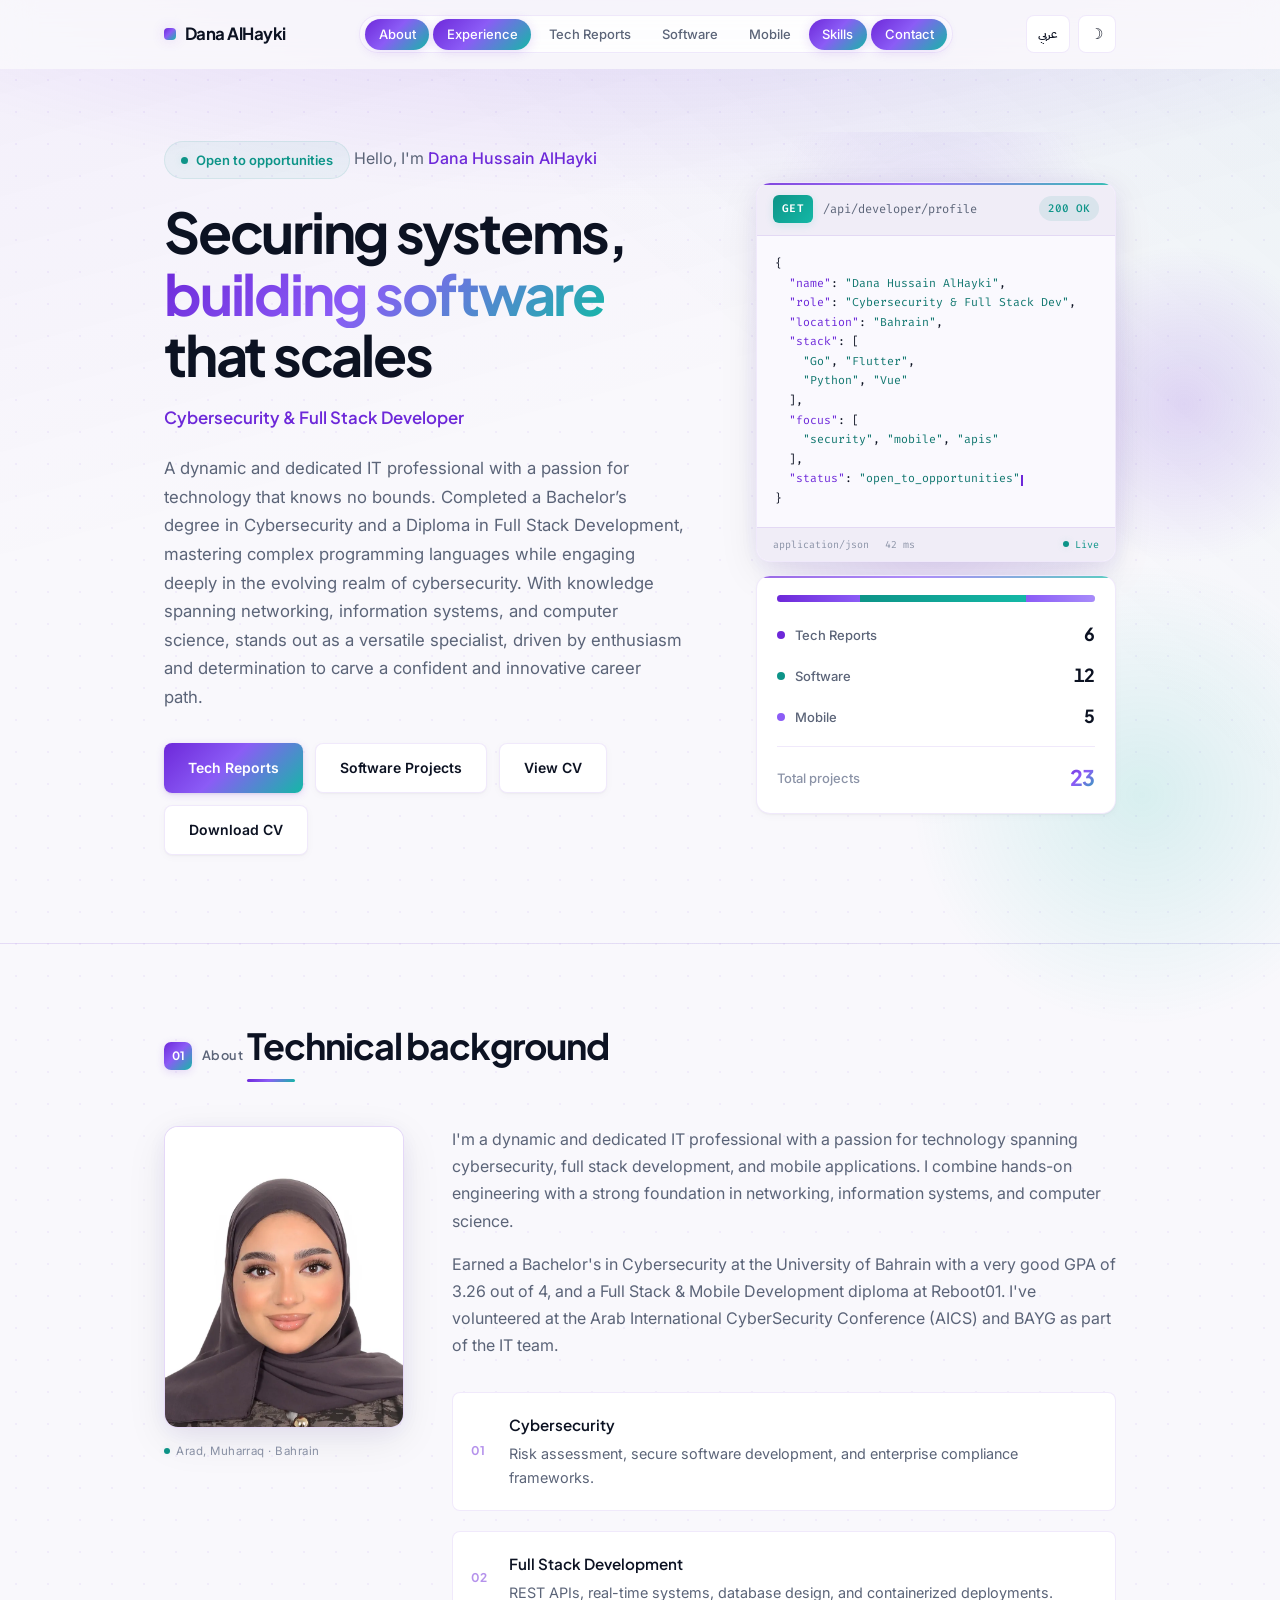
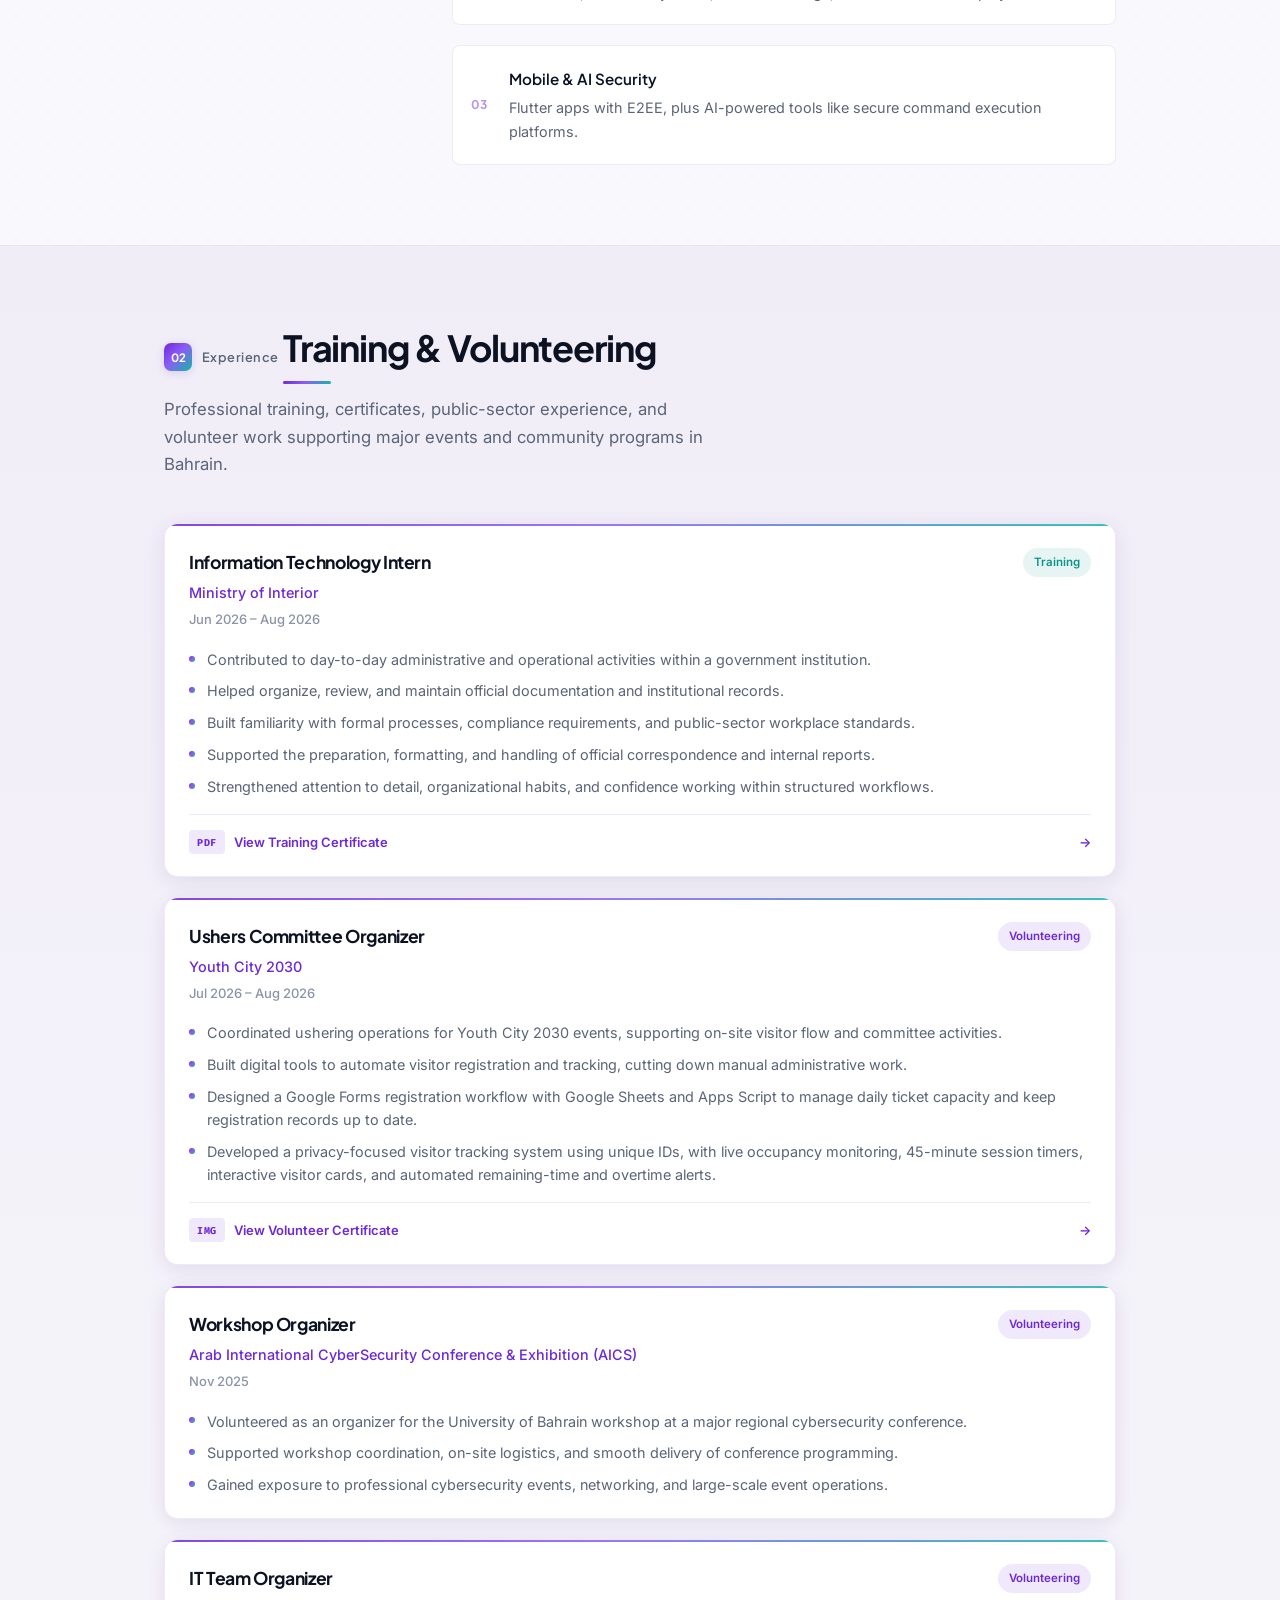
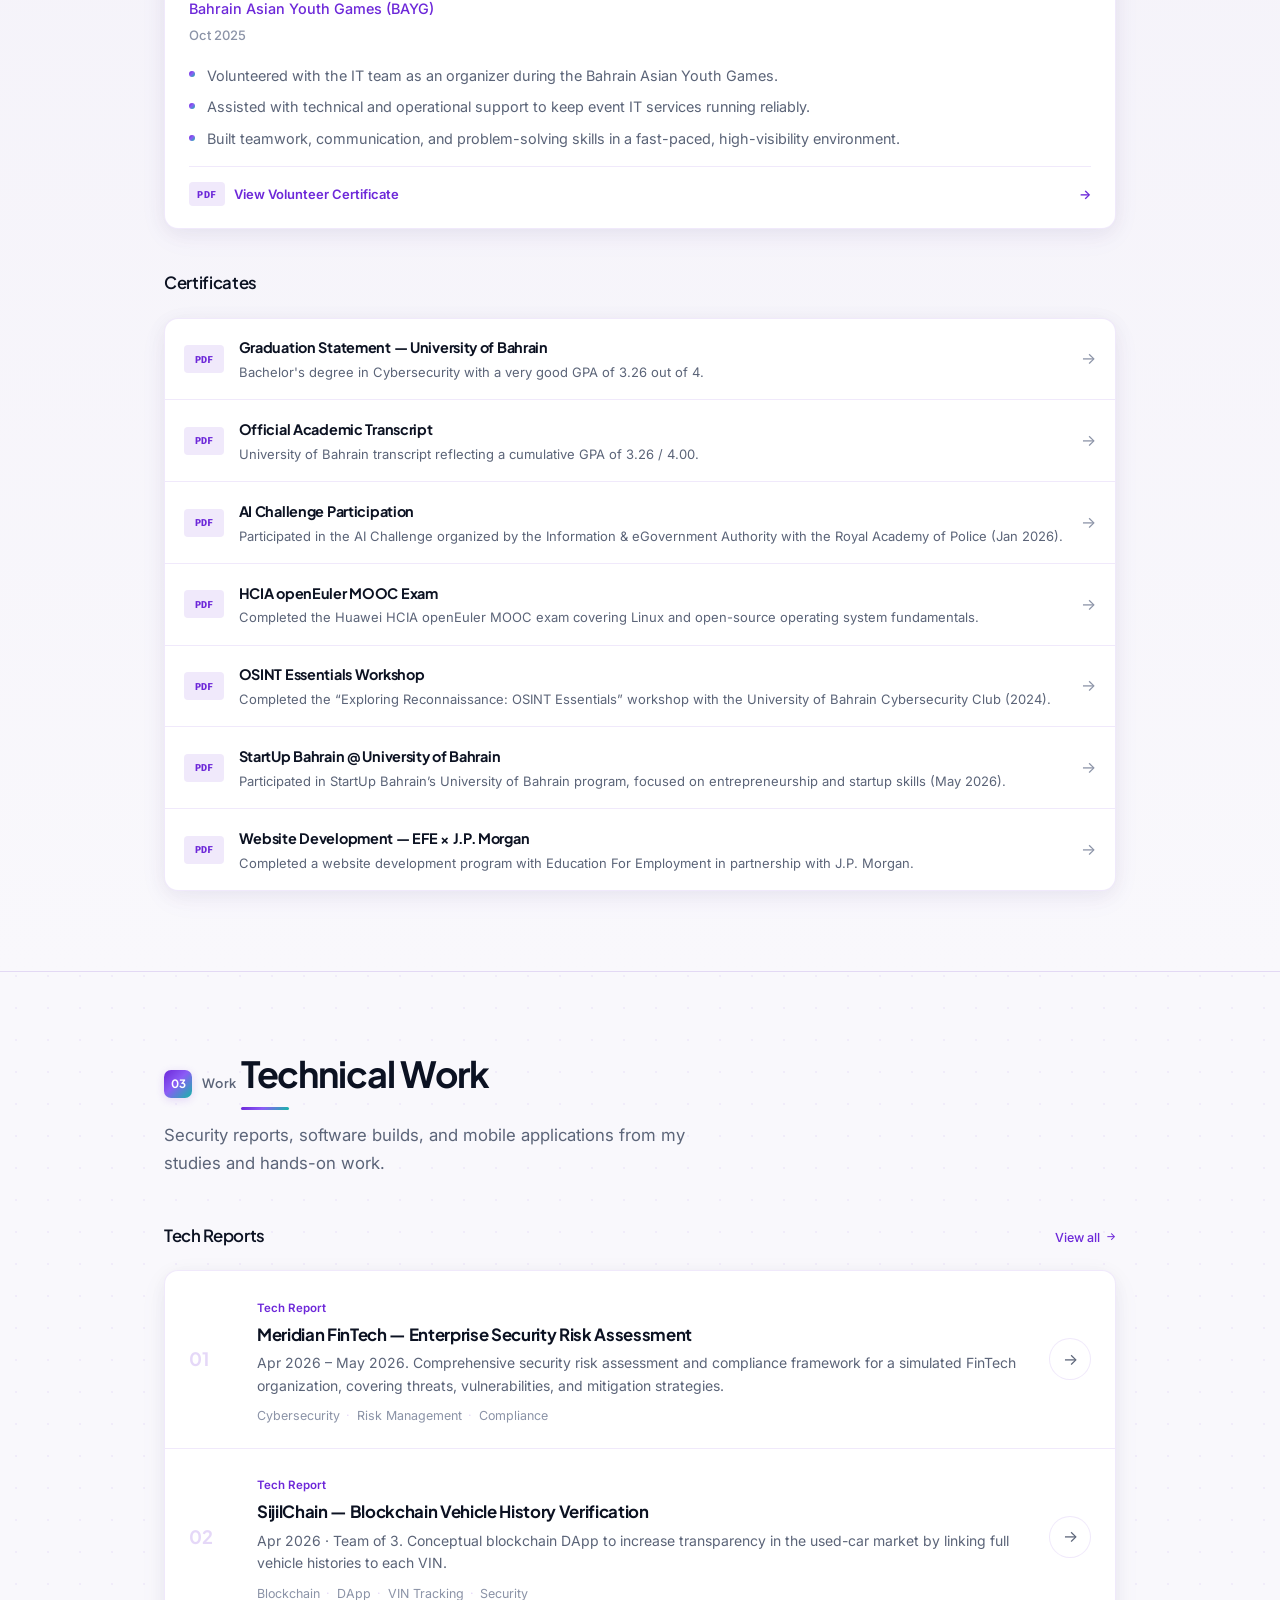
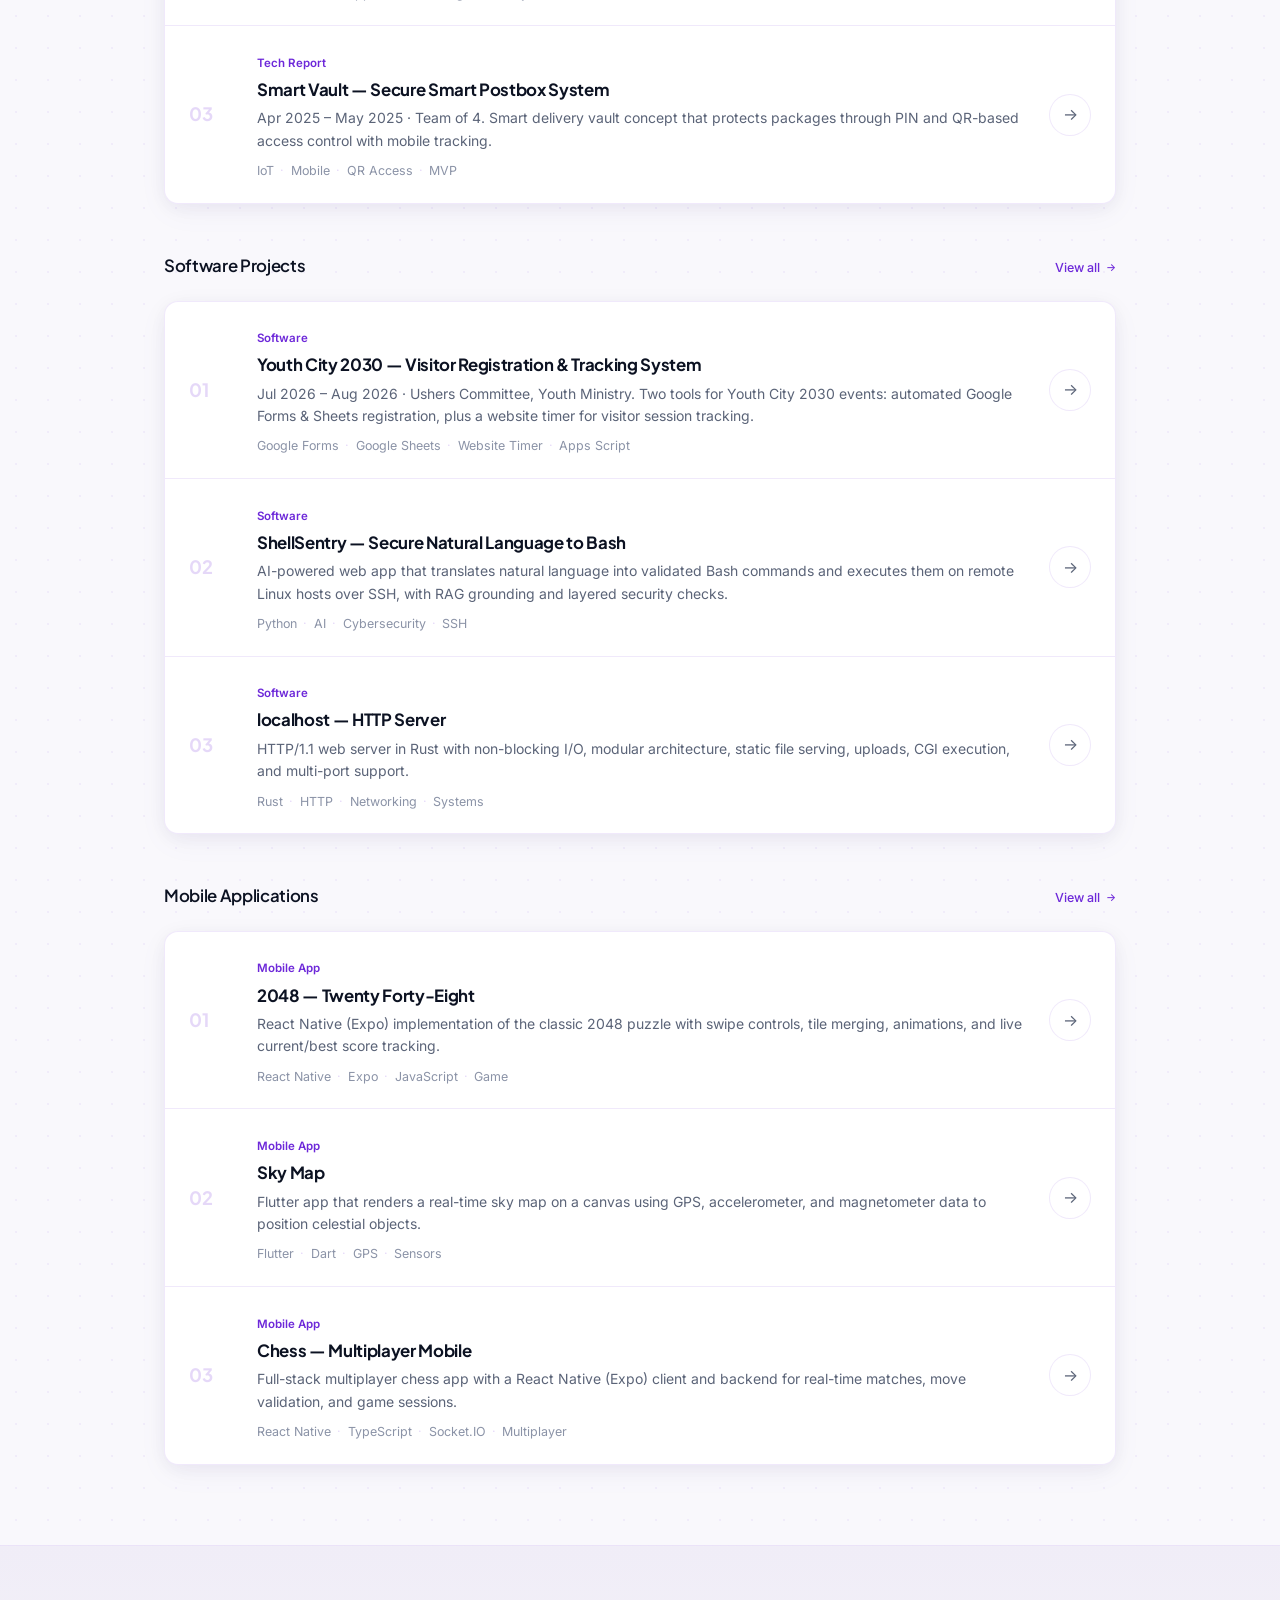
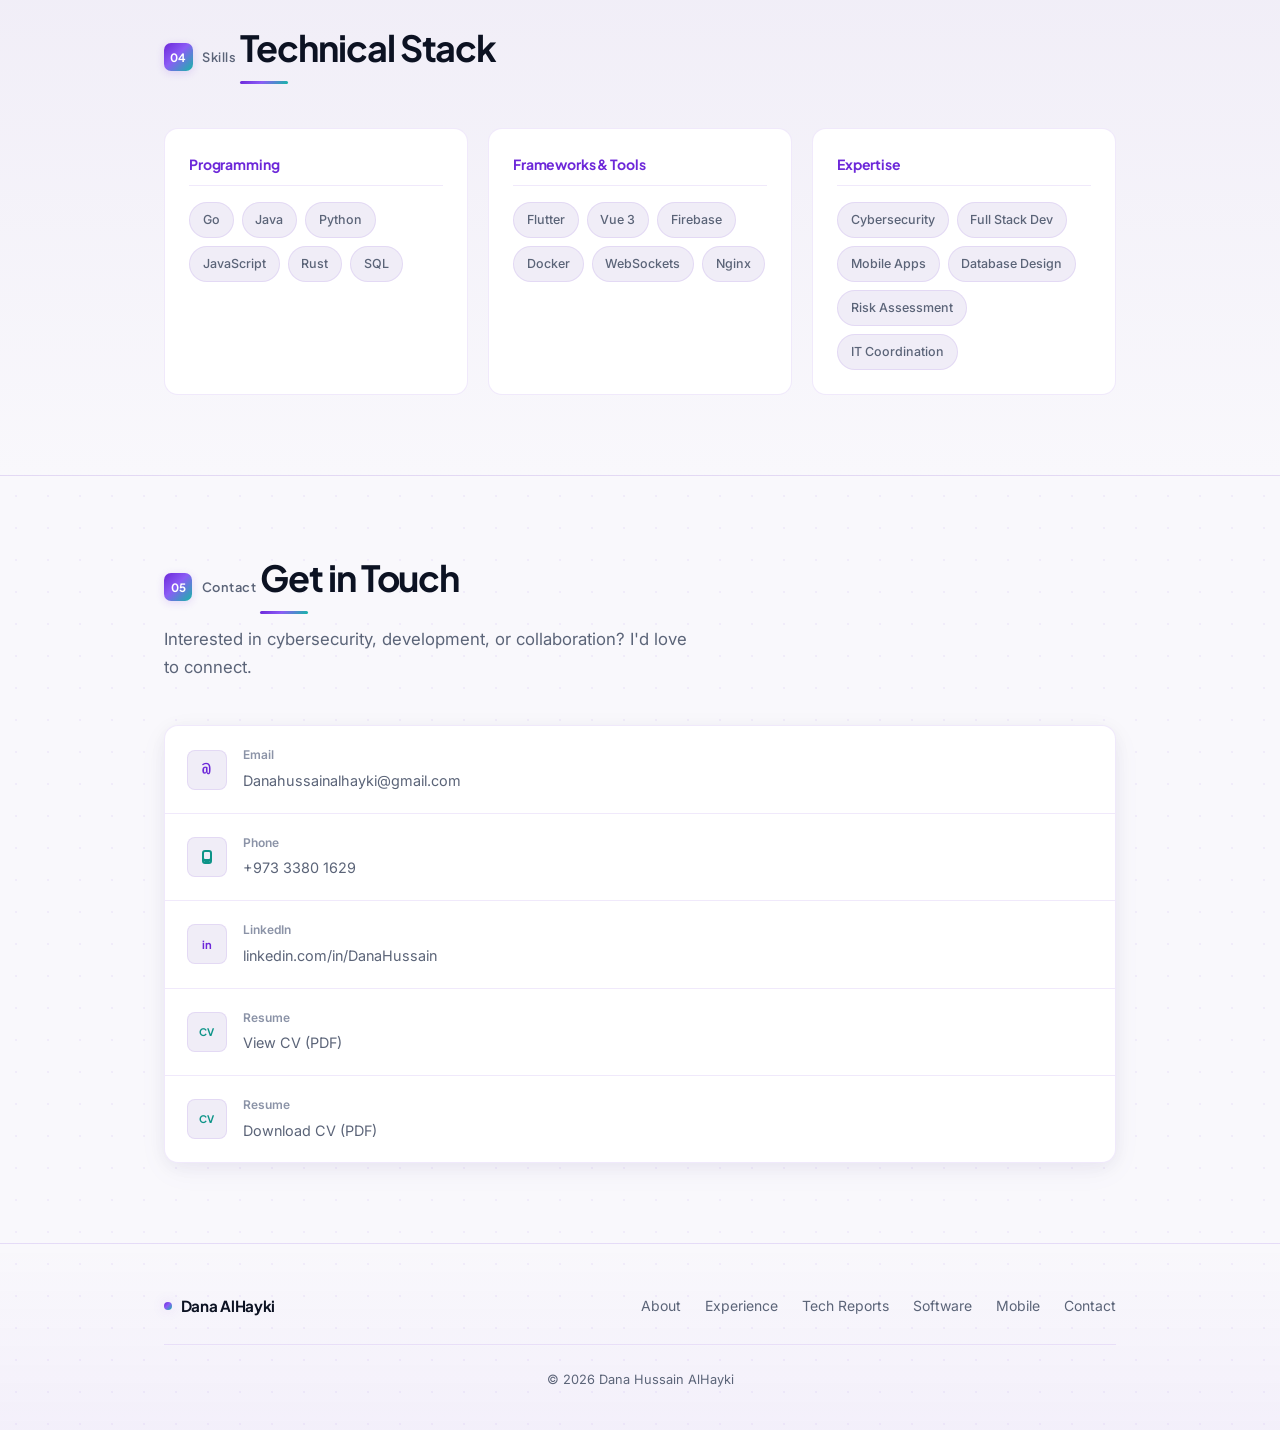
<file: index.html>
<!DOCTYPE html>
<html lang="en">
<head>
  <meta charset="UTF-8">
  <meta name="viewport" content="width=device-width, initial-scale=1.0">
  <meta name="description" content="Dana Hussain AlHayki — Cybersecurity student and Full Stack Developer. Projects in secure software, mobile apps, and enterprise risk assessment.">
  <meta name="theme-color" content="#f9f8fc">
  <title>Dana Hussain AlHayki — Portfolio</title>
    <script src="theme.js"></script>
  <script src="i18n.js"></script>
  <link rel="stylesheet" href="style.css">
  <link rel="preconnect" href="https://fonts.googleapis.com">
  <link rel="preconnect" href="https://fonts.gstatic.com" crossorigin>
  <link href="https://fonts.googleapis.com/css2?family=Fira+Code:wght@400;500&family=Inter:wght@400;500;600;700&family=Plus+Jakarta+Sans:wght@500;600;700&family=IBM+Plex+Sans+Arabic:wght@400;500;600;700&display=swap" rel="stylesheet">
</head>
<body data-page="home">
  <header class="site-header">
    <div class="scroll-progress" id="scroll-progress" aria-hidden="true"></div>
    <nav class="nav" aria-label="Main navigation" data-i18n-aria="nav.aria">
      <a href="index.html" class="nav-logo"><span class="logo-mark" aria-hidden="true"></span> Dana AlHayki</a>
      <div class="nav-links-wrap">
        <ul class="nav-links">
          <li><a href="index.html#about" data-nav="home" data-i18n="nav.about">About</a></li>
          <li><a href="index.html#experience" data-nav="home" data-i18n="nav.experience">Experience</a></li>
          <li><a href="reports.html" data-nav="reports" data-i18n="nav.reports">Tech Reports</a></li>
          <li><a href="coding.html" data-nav="coding" data-i18n="nav.software">Software</a></li>
          <li><a href="mobile.html" data-nav="mobile" data-i18n="nav.mobile">Mobile</a></li>
          <li><a href="index.html#skills" data-nav="home" data-i18n="nav.skills">Skills</a></li>
          <li><a href="index.html#contact" data-nav="home" data-i18n="nav.contact">Contact</a></li>
        </ul>
      </div>
      <div class="nav-end">
        <button type="button" class="lang-toggle" data-i18n-aria="lang.aria" data-i18n-title="lang.aria" aria-label="Switch to Arabic" title="Switch to Arabic">عربي</button>
        <button type="button" class="theme-toggle" data-i18n-aria="theme.toggle" data-i18n-title="theme.toggle" aria-label="Switch theme" title="Toggle theme">
          <span class="theme-icon theme-icon-sun" aria-hidden="true">☀</span>
          <span class="theme-icon theme-icon-moon" aria-hidden="true">☽</span>
        </button>
        <button class="nav-toggle" data-i18n-aria="menu.toggle" aria-label="Toggle menu" aria-expanded="false">
          <span></span><span></span><span></span>
        </button>
      </div>
    </nav>
  </header>

  <main>
    <section id="hero" class="hero">
      <div class="container">
        <div class="hero-layout">
          <div class="hero-inner">
            <div class="hero-badge">
              <span class="status-dot" aria-hidden="true"></span>
              <span data-i18n="hero.badge">Open to opportunities</span>
            </div>
            <p class="hero-greeting" data-i18n-html="hero.greeting">Hello, I'm <em>Dana Hussain AlHayki</em></p>
            <h1 class="hero-title" data-i18n-html="hero.title">Securing systems, <span class="text-gradient">building software</span> that scales</h1>
            <p class="hero-subtitle" data-i18n="hero.subtitle">Cybersecurity &amp; Full Stack Developer</p>
            <p class="hero-description" data-i18n="hero.description">
               A dynamic and dedicated IT professional with a passion for technology that knows no bounds.
              Completed a Bachelor’s degree in Cybersecurity and a Diploma in Full Stack Development, mastering 
              complex programming languages while engaging deeply in the evolving realm of cybersecurity. With 
              knowledge spanning networking, information systems, and computer science, stands out as a versatile 
              specialist, driven by enthusiasm and determination to carve a confident and innovative career path.
            </p>
            <div class="hero-actions">
              <a href="reports.html" class="btn btn-primary" data-i18n="hero.btn.reports">Tech Reports</a>
              <a href="coding.html" class="btn btn-secondary" data-i18n="hero.btn.software">Software Projects</a>
              <a href="assets/Dana%20Alhayki%20Resume.pdf" class="btn btn-secondary" target="_blank" rel="noopener noreferrer" data-i18n="hero.btn.viewCv">View CV</a>
              <a href="assets/Dana%20Alhayki%20Resume.pdf" class="btn btn-secondary" download="Dana_Alhayki_Resume.pdf" data-i18n="hero.btn.downloadCv">Download CV</a>
            </div>
          </div>
          <aside class="hero-panel reveal">
            <div class="showcase-card api-card" aria-label="Developer profile API response">
              <div class="api-bar">
                <span class="api-method">GET</span>
                <span class="api-path">/api/developer/profile</span>
                <span class="api-status">200 OK</span>
              </div>
              <div class="api-body">
                <pre class="api-json"><code>{
  <span class="tok-key">"name"</span>: <span class="tok-str">"Dana Hussain AlHayki"</span>,
  <span class="tok-key">"role"</span>: <span class="tok-str">"Cybersecurity &amp; Full Stack Dev"</span>,
  <span class="tok-key">"location"</span>: <span class="tok-str">"Bahrain"</span>,
  <span class="tok-key">"stack"</span>: [
    <span class="tok-str">"Go"</span>, <span class="tok-str">"Flutter"</span>,
    <span class="tok-str">"Python"</span>, <span class="tok-str">"Vue"</span>
  ],
  <span class="tok-key">"focus"</span>: [
    <span class="tok-str">"security"</span>, <span class="tok-str">"mobile"</span>, <span class="tok-str">"apis"</span>
  ],
  <span class="tok-key">"status"</span>: <span class="tok-str">"open_to_opportunities"</span><span class="code-cursor" aria-hidden="true"></span>
}</code></pre>
              </div>
              <div class="api-footer">
                <span class="api-meta">application/json</span>
                <span class="api-meta">42 ms</span>
                <span class="api-meta api-meta--live"><span class="status-dot" aria-hidden="true"></span> Live</span>
              </div>
            </div>
            <div class="hero-stats" id="hero-stats">
              <div class="hero-stats-bar" id="hero-stats-bar" role="img" aria-label="Project breakdown" data-i18n-aria="hero.stats.aria">
                <span class="hero-stats-seg hero-stats-seg--reports"></span>
                <span class="hero-stats-seg hero-stats-seg--coding"></span>
                <span class="hero-stats-seg hero-stats-seg--mobile"></span>
              </div>
              <ul class="hero-stats-list">
                <li class="hero-stats-item">
                  <span class="hero-stats-dot hero-stats-dot--reports" aria-hidden="true"></span>
                  <span class="hero-stats-name" data-i18n="hero.stat.reports">Tech Reports</span>
                  <strong id="stat-reports" class="hero-stats-count">—</strong>
                </li>
                <li class="hero-stats-item">
                  <span class="hero-stats-dot hero-stats-dot--coding" aria-hidden="true"></span>
                  <span class="hero-stats-name" data-i18n="hero.stat.software">Software</span>
                  <strong id="stat-coding" class="hero-stats-count">—</strong>
                </li>
                <li class="hero-stats-item">
                  <span class="hero-stats-dot hero-stats-dot--mobile" aria-hidden="true"></span>
                  <span class="hero-stats-name" data-i18n="hero.stat.mobile">Mobile</span>
                  <strong id="stat-mobile" class="hero-stats-count">—</strong>
                </li>
              </ul>
              <div class="hero-stats-total">
                <span data-i18n="hero.stat.total">Total projects</span>
                <strong id="stat-total">—</strong>
              </div>
            </div>
          </aside>
        </div>
      </div>
    </section>

    <section id="about" class="section">
      <div class="container">
        <div class="section-header reveal">
          <p class="section-label"><span class="section-num">01</span> <span data-i18n="about.label">About</span></p>
          <h2 class="section-title" data-i18n="about.title">Technical background</h2>
        </div>
        <div class="about-grid">
          <div class="about-photo-col reveal">
            <div class="about-photo-frame">
              <img src="assets/profile.webp" alt="Dana Hussain AlHayki" class="about-photo" width="240" height="300" loading="lazy">
            </div>
            <p class="about-photo-caption"><span class="status-dot" aria-hidden="true"></span> <span data-i18n="about.location">Arad, Muharraq · Bahrain</span></p>
          </div>
          <div class="about-right">
            <div class="about-content reveal">
              <p data-i18n="about.p1">
                I'm a dynamic and dedicated IT professional with a passion for technology spanning
                cybersecurity, full stack development, and mobile applications. I combine hands-on
                engineering with a strong foundation in networking, information systems, and
                computer science.
              </p>
              <p data-i18n="about.p2">
                Earned a Bachelor's in Cybersecurity at the University of Bahrain with a very good
                GPA of 3.26 out of 4, and a Full Stack &amp; Mobile Development diploma at Reboot01.
                I've volunteered at the Arab International CyberSecurity Conference (AICS) and BAYG
                as part of the IT team.
              </p>
            </div>
            <div class="about-highlights">
              <div class="about-highlight reveal" data-num="01">
                <h4 data-i18n="about.h1.title">Cybersecurity</h4>
                <p data-i18n="about.h1.desc">Risk assessment, secure software development, and enterprise compliance frameworks.</p>
              </div>
              <div class="about-highlight reveal" data-num="02">
                <h4 data-i18n="about.h2.title">Full Stack Development</h4>
                <p data-i18n="about.h2.desc">REST APIs, real-time systems, database design, and containerized deployments.</p>
              </div>
              <div class="about-highlight reveal" data-num="03">
                <h4 data-i18n="about.h3.title">Mobile &amp; AI Security</h4>
                <p data-i18n="about.h3.desc">Flutter apps with E2EE, plus AI-powered tools like secure command execution platforms.</p>
              </div>
            </div>
          </div>
        </div>
      </div>
    </section>

    <section id="experience" class="section section-alt">
      <div class="container">
        <div class="section-header reveal">
          <p class="section-label"><span class="section-num">02</span> <span data-i18n="exp.label">Experience</span></p>
          <h2 class="section-title" data-i18n="exp.title">Training &amp; Volunteering</h2>
          <p class="section-intro" data-i18n="exp.intro">Professional training, certificates, public-sector experience, and volunteer work supporting major events and community programs in Bahrain.</p>
        </div>
        <div class="experience-list">
          <article class="experience-item reveal">
            <div class="experience-header">
              <div>
                <h3 class="experience-role" data-i18n="exp.moi.role">Information Technology Intern</h3>
                <p class="experience-org" data-i18n="exp.moi.org">Ministry of Interior</p>
                <p class="experience-date" data-i18n="exp.moi.date">Jun 2026 – Aug 2026</p>
              </div>
              <span class="experience-badge" data-i18n="exp.badge.training">Training</span>
            </div>
            <ul class="experience-points">
              <li data-i18n="exp.moi.1">Contributed to day-to-day administrative and operational activities within a government institution.</li>
              <li data-i18n="exp.moi.2">Helped organize, review, and maintain official documentation and institutional records.</li>
              <li data-i18n="exp.moi.3">Built familiarity with formal processes, compliance requirements, and public-sector workplace standards.</li>
              <li data-i18n="exp.moi.4">Supported the preparation, formatting, and handling of official correspondence and internal reports.</li>
              <li data-i18n="exp.moi.5">Strengthened attention to detail, organizational habits, and confidence working within structured workflows.</li>
            </ul>
            <a href="assets/training.pdf" class="experience-cert-link" target="_blank" rel="noopener noreferrer">
              <span class="certificate-icon" aria-hidden="true">PDF</span>
              <span data-i18n="exp.moi.cert">View Training Certificate</span>
              <span class="link-arrow" aria-hidden="true">→</span>
            </a>
          </article>
          <article class="experience-item reveal">
            <div class="experience-header">
              <div>
                <h3 class="experience-role" data-i18n="exp.yc.role">Ushers Committee Organizer</h3>
                <p class="experience-org" data-i18n="exp.yc.org">Youth City 2030</p>
                <p class="experience-date" data-i18n="exp.yc.date">Jul 2026 – Aug 2026</p>
              </div>
              <span class="experience-badge experience-badge--volunteer" data-i18n="exp.badge.volunteer">Volunteering</span>
            </div>
            <ul class="experience-points">
              <li data-i18n="exp.yc.1">Coordinated ushering operations for Youth City 2030 events, supporting on-site visitor flow and committee activities.</li>
              <li data-i18n="exp.yc.2">Built digital tools to automate visitor registration and tracking, cutting down manual administrative work.</li>
              <li data-i18n="exp.yc.3">Designed a Google Forms registration workflow with Google Sheets and Apps Script to manage daily ticket capacity and keep registration records up to date.</li>
              <li data-i18n="exp.yc.4">Developed a privacy-focused visitor tracking system using unique IDs, with live occupancy monitoring, 45-minute session timers, interactive visitor cards, and automated remaining-time and overtime alerts.</li>
            </ul>
            <a href="assets/youth%20city.webp" class="experience-cert-link" target="_blank" rel="noopener noreferrer">
              <span class="certificate-icon" aria-hidden="true">IMG</span>
              <span data-i18n="exp.yc.cert">View Volunteer Certificate</span>
              <span class="link-arrow" aria-hidden="true">→</span>
            </a>
          </article>
          <article class="experience-item reveal">
            <div class="experience-header">
              <div>
                <h3 class="experience-role" data-i18n="exp.aics.role">Workshop Organizer</h3>
                <p class="experience-org" data-i18n="exp.aics.org">Arab International CyberSecurity Conference &amp; Exhibition (AICS)</p>
                <p class="experience-date" data-i18n="exp.aics.date">Nov 2025</p>
              </div>
              <span class="experience-badge experience-badge--volunteer" data-i18n="exp.badge.volunteer">Volunteering</span>
            </div>
            <ul class="experience-points">
              <li data-i18n="exp.aics.1">Volunteered as an organizer for the University of Bahrain workshop at a major regional cybersecurity conference.</li>
              <li data-i18n="exp.aics.2">Supported workshop coordination, on-site logistics, and smooth delivery of conference programming.</li>
              <li data-i18n="exp.aics.3">Gained exposure to professional cybersecurity events, networking, and large-scale event operations.</li>
            </ul>
          </article>
          <article class="experience-item reveal">
            <div class="experience-header">
              <div>
                <h3 class="experience-role" data-i18n="exp.bayg.role">IT Team Organizer</h3>
                <p class="experience-org" data-i18n="exp.bayg.org">Bahrain Asian Youth Games (BAYG)</p>
                <p class="experience-date" data-i18n="exp.bayg.date">Oct 2025</p>
              </div>
              <span class="experience-badge experience-badge--volunteer" data-i18n="exp.badge.volunteer">Volunteering</span>
            </div>
            <ul class="experience-points">
              <li data-i18n="exp.bayg.1">Volunteered with the IT team as an organizer during the Bahrain Asian Youth Games.</li>
              <li data-i18n="exp.bayg.2">Assisted with technical and operational support to keep event IT services running reliably.</li>
              <li data-i18n="exp.bayg.3">Built teamwork, communication, and problem-solving skills in a fast-paced, high-visibility environment.</li>
            </ul>
            <a href="assets/Dana%20hussain%20alhayki%202.pdf" class="experience-cert-link" target="_blank" rel="noopener noreferrer">
              <span class="certificate-icon" aria-hidden="true">PDF</span>
              <span data-i18n="exp.bayg.cert">View Volunteer Certificate</span>
              <span class="link-arrow" aria-hidden="true">→</span>
            </a>
          </article>
        </div>

        <div class="certificates-block reveal">
          <div class="category-header">
            <h3 class="category-title" data-i18n="cert.title">Certificates</h3>
          </div>
          <div class="certificates-list">
            <a  class="certificate-item" target="_blank" rel="noopener noreferrer">
              <span class="certificate-icon" aria-hidden="true">PDF</span>
              <span class="certificate-body">
                <span class="certificate-title" data-i18n="cert.grad.title">Graduation Statement — University of Bahrain</span>
                <span class="certificate-desc" data-i18n="cert.grad.desc">Bachelor's degree in Cybersecurity with a very good GPA of 3.26 out of 4.</span>
              </span>
              <span class="link-arrow" aria-hidden="true">→</span>
            </a>
            <a  class="certificate-item" target="_blank" rel="noopener noreferrer">
              <span class="certificate-icon" aria-hidden="true">PDF</span>
              <span class="certificate-body">
                <span class="certificate-title" data-i18n="cert.transcript.title">Official Academic Transcript</span>
                <span class="certificate-desc" data-i18n="cert.transcript.desc">University of Bahrain transcript reflecting a cumulative GPA of 3.26 / 4.00.</span>
              </span>
              <span class="link-arrow" aria-hidden="true">→</span>
            </a>
            <a href="assets/AI_Challenge_Certificate_under_1MB.pdf" class="certificate-item" target="_blank" rel="noopener noreferrer">
              <span class="certificate-icon" aria-hidden="true">PDF</span>
              <span class="certificate-body">
                <span class="certificate-title" data-i18n="cert.ai.title">AI Challenge Participation</span>
                <span class="certificate-desc" data-i18n="cert.ai.desc">Participated in the AI Challenge organized by the Information &amp; eGovernment Authority with the Royal Academy of Police (Jan 2026).</span>
              </span>
              <span class="link-arrow" aria-hidden="true">→</span>
            </a>
            <a href="assets/Hcia%20OpenEuler%20MOOC%20Exam.pdf" class="certificate-item" target="_blank" rel="noopener noreferrer">
              <span class="certificate-icon" aria-hidden="true">PDF</span>
              <span class="certificate-body">
                <span class="certificate-title" data-i18n="cert.hcia.title">HCIA openEuler MOOC Exam</span>
                <span class="certificate-desc" data-i18n="cert.hcia.desc">Completed the Huawei HCIA openEuler MOOC exam covering Linux and open-source operating system fundamentals.</span>
              </span>
              <span class="link-arrow" aria-hidden="true">→</span>
            </a>
            <a href="assets/Dana%20Hussain%20Alhayki.pdf" class="certificate-item" target="_blank" rel="noopener noreferrer">
              <span class="certificate-icon" aria-hidden="true">PDF</span>
              <span class="certificate-body">
                <span class="certificate-title" data-i18n="cert.osint.title">OSINT Essentials Workshop</span>
                <span class="certificate-desc" data-i18n="cert.osint.desc">Completed the “Exploring Reconnaissance: OSINT Essentials” workshop with the University of Bahrain Cybersecurity Club (2024).</span>
              </span>
              <span class="link-arrow" aria-hidden="true">→</span>
            </a>
            <a href="assets/startup-bahrain-uob-dana-alhayki.pdf" class="certificate-item" target="_blank" rel="noopener noreferrer">
              <span class="certificate-icon" aria-hidden="true">PDF</span>
              <span class="certificate-body">
                <span class="certificate-title" data-i18n="cert.startup.title">StartUp Bahrain @ University of Bahrain</span>
                <span class="certificate-desc" data-i18n="cert.startup.desc">Participated in StartUp Bahrain’s University of Bahrain program, focused on entrepreneurship and startup skills (May 2026).</span>
              </span>
              <span class="link-arrow" aria-hidden="true">→</span>
            </a>
            <a href="assets/Jp%20morgam%20web%20devlopment.pdf" class="certificate-item" target="_blank" rel="noopener noreferrer">
              <span class="certificate-icon" aria-hidden="true">PDF</span>
              <span class="certificate-body">
                <span class="certificate-title" data-i18n="cert.jp.title">Website Development — EFE × J.P. Morgan</span>
                <span class="certificate-desc" data-i18n="cert.jp.desc">Completed a website development program with Education For Employment in partnership with J.P. Morgan.</span>
              </span>
              <span class="link-arrow" aria-hidden="true">→</span>
            </a>
          </div>
        </div>
      </div>
    </section>

    <section id="projects" class="section">
      <div class="container">
        <div class="section-header reveal">
          <p class="section-label"><span class="section-num">03</span> <span data-i18n="work.label">Work</span></p>
          <h2 class="section-title" data-i18n="work.title">Technical Work</h2>
          <p class="section-intro" data-i18n="work.intro">Security reports, software builds, and mobile applications from my studies and hands-on work.</p>
        </div>

        <div class="project-category reveal">
          <div class="category-header">
            <h3 class="category-title" data-i18n="work.reports">Tech Reports</h3>
            <a href="reports.html" class="view-all-link"><span data-i18n="work.viewAll">View all</span> <span class="link-arrow" aria-hidden="true">→</span></a>
          </div>
          <div id="report-projects" class="projects-grid" aria-live="polite">
            <p class="loading" data-i18n="loading.projects">Loading projects…</p>
          </div>
        </div>

        <div class="project-category reveal">
          <div class="category-header">
            <h3 class="category-title" data-i18n="work.software">Software Projects</h3>
            <a href="coding.html" class="view-all-link"><span data-i18n="work.viewAll">View all</span> <span class="link-arrow" aria-hidden="true">→</span></a>
          </div>
          <div id="coding-projects" class="projects-grid" aria-live="polite">
            <p class="loading" data-i18n="loading.projects">Loading projects…</p>
          </div>
        </div>

        <div class="project-category reveal">
          <div class="category-header">
            <h3 class="category-title" data-i18n="work.mobile">Mobile Applications</h3>
            <a href="mobile.html" class="view-all-link"><span data-i18n="work.viewAll">View all</span> <span class="link-arrow" aria-hidden="true">→</span></a>
          </div>
          <div id="mobile-projects" class="projects-grid" aria-live="polite">
            <p class="loading" data-i18n="loading.projects">Loading projects…</p>
          </div>
        </div>
      </div>
    </section>

    <section id="skills" class="section section-alt">
      <div class="container">
        <div class="section-header reveal">
          <p class="section-label"><span class="section-num">04</span> <span data-i18n="skills.label">Skills</span></p>
          <h2 class="section-title" data-i18n="skills.title">Technical Stack</h2>
        </div>
        <div class="skills-grid">
          <div class="skill-group reveal">
            <h3 data-i18n="skills.programming">Programming</h3>
            <ul class="skill-tags">
              <li>Go</li>
              <li>Java</li>
              <li>Python</li>
              <li>JavaScript</li>
              <li>Rust</li>
              <li>SQL</li>
            </ul>
          </div>
          <div class="skill-group reveal">
            <h3 data-i18n="skills.frameworks">Frameworks &amp; Tools</h3>
            <ul class="skill-tags">
              <li>Flutter</li>
              <li>Vue 3</li>
              <li>Firebase</li>
              <li>Docker</li>
              <li>WebSockets</li>
              <li>Nginx</li>
            </ul>
          </div>
          <div class="skill-group reveal">
            <h3 data-i18n="skills.expertise">Expertise</h3>
            <ul class="skill-tags">
              <li data-i18n="skills.cyber">Cybersecurity</li>
              <li data-i18n="skills.fullstack">Full Stack Dev</li>
              <li data-i18n="skills.mobile">Mobile Apps</li>
              <li data-i18n="skills.db">Database Design</li>
              <li data-i18n="skills.risk">Risk Assessment</li>
              <li data-i18n="skills.it">IT Coordination</li>
            </ul>
          </div>
        </div>
      </div>
    </section>

    <section id="contact" class="section">
      <div class="container">
        <div class="section-header reveal">
          <p class="section-label"><span class="section-num">05</span> <span data-i18n="contact.label">Contact</span></p>
          <h2 class="section-title" data-i18n="contact.title">Get in Touch</h2>
          <p class="section-intro" data-i18n="contact.intro">Interested in cybersecurity, development, or collaboration? I'd love to connect.</p>
        </div>
        <div class="contact-grid reveal">
          <a href="mailto:Danahussainalhayki@gmail.com" class="contact-link">
            <span class="contact-icon contact-icon--email" aria-hidden="true"></span>
            <span class="contact-details">
              <span class="contact-label" data-i18n="contact.email">Email</span>
              <span class="contact-value">Danahussainalhayki@gmail.com</span>
            </span>
            <span class="link-arrow" aria-hidden="true">→</span>
          </a>
          <a href="tel:+97333801629" class="contact-link">
            <span class="contact-icon contact-icon--phone" aria-hidden="true"></span>
            <span class="contact-details">
              <span class="contact-label" data-i18n="contact.phone">Phone</span>
              <span class="contact-value">+973 3380 1629</span>
            </span>
            <span class="link-arrow" aria-hidden="true">→</span>
          </a>
          <a href="https://linkedin.com/in/dana-hussain-27a299295" target="_blank" rel="noopener noreferrer" class="contact-link">
            <span class="contact-icon contact-icon--linkedin" aria-hidden="true"></span>
            <span class="contact-details">
              <span class="contact-label" data-i18n="contact.linkedin">LinkedIn</span>
              <span class="contact-value">linkedin.com/in/DanaHussain</span>
            </span>
            <span class="link-arrow" aria-hidden="true">→</span>
          </a>
          <a href="assets/Dana%20Alhayki%20Resume.pdf" class="contact-link" target="_blank" rel="noopener noreferrer">
            <span class="contact-icon contact-icon--cv" aria-hidden="true"></span>
            <span class="contact-details">
              <span class="contact-label" data-i18n="contact.resume">Resume</span>
              <span class="contact-value" data-i18n="contact.viewCv">View CV (PDF)</span>
            </span>
            <span class="link-arrow" aria-hidden="true">→</span>
          </a>
          <a href="assets/Dana%20Alhayki%20Resume.pdf" class="contact-link" download="Dana_Alhayki_Resume.pdf">
            <span class="contact-icon contact-icon--cv" aria-hidden="true"></span>
            <span class="contact-details">
              <span class="contact-label" data-i18n="contact.resume">Resume</span>
              <span class="contact-value" data-i18n="contact.downloadCv">Download CV (PDF)</span>
            </span>
            <span class="link-arrow" aria-hidden="true">→</span>
          </a>
        </div>
      </div>
    </section>
  </main>

  <footer class="site-footer">
    <div class="container">
      <div class="footer-inner">
        <span class="footer-brand"><span class="logo-mark" aria-hidden="true"></span> Dana AlHayki</span>
                <ul class="footer-links">
          <li><a href="index.html#about" data-i18n="footer.about">About</a></li>
          <li><a href="index.html#experience" data-i18n="footer.experience">Experience</a></li>
          <li><a href="reports.html" data-i18n="footer.reports">Tech Reports</a></li>
          <li><a href="coding.html" data-i18n="footer.software">Software</a></li>
          <li><a href="mobile.html" data-i18n="footer.mobile">Mobile</a></li>
          <li><a href="index.html#contact" data-i18n="footer.contact">Contact</a></li>
        </ul>
      </div>
      <p class="footer-copy">&copy; <span id="year"></span> Dana Hussain AlHayki</p>
    </div>
  </footer>

  <script src="projects-ar.js"></script>
  <script src="common.js"></script>
  <script src="script.js"></script>
</body>
</html>
</file>
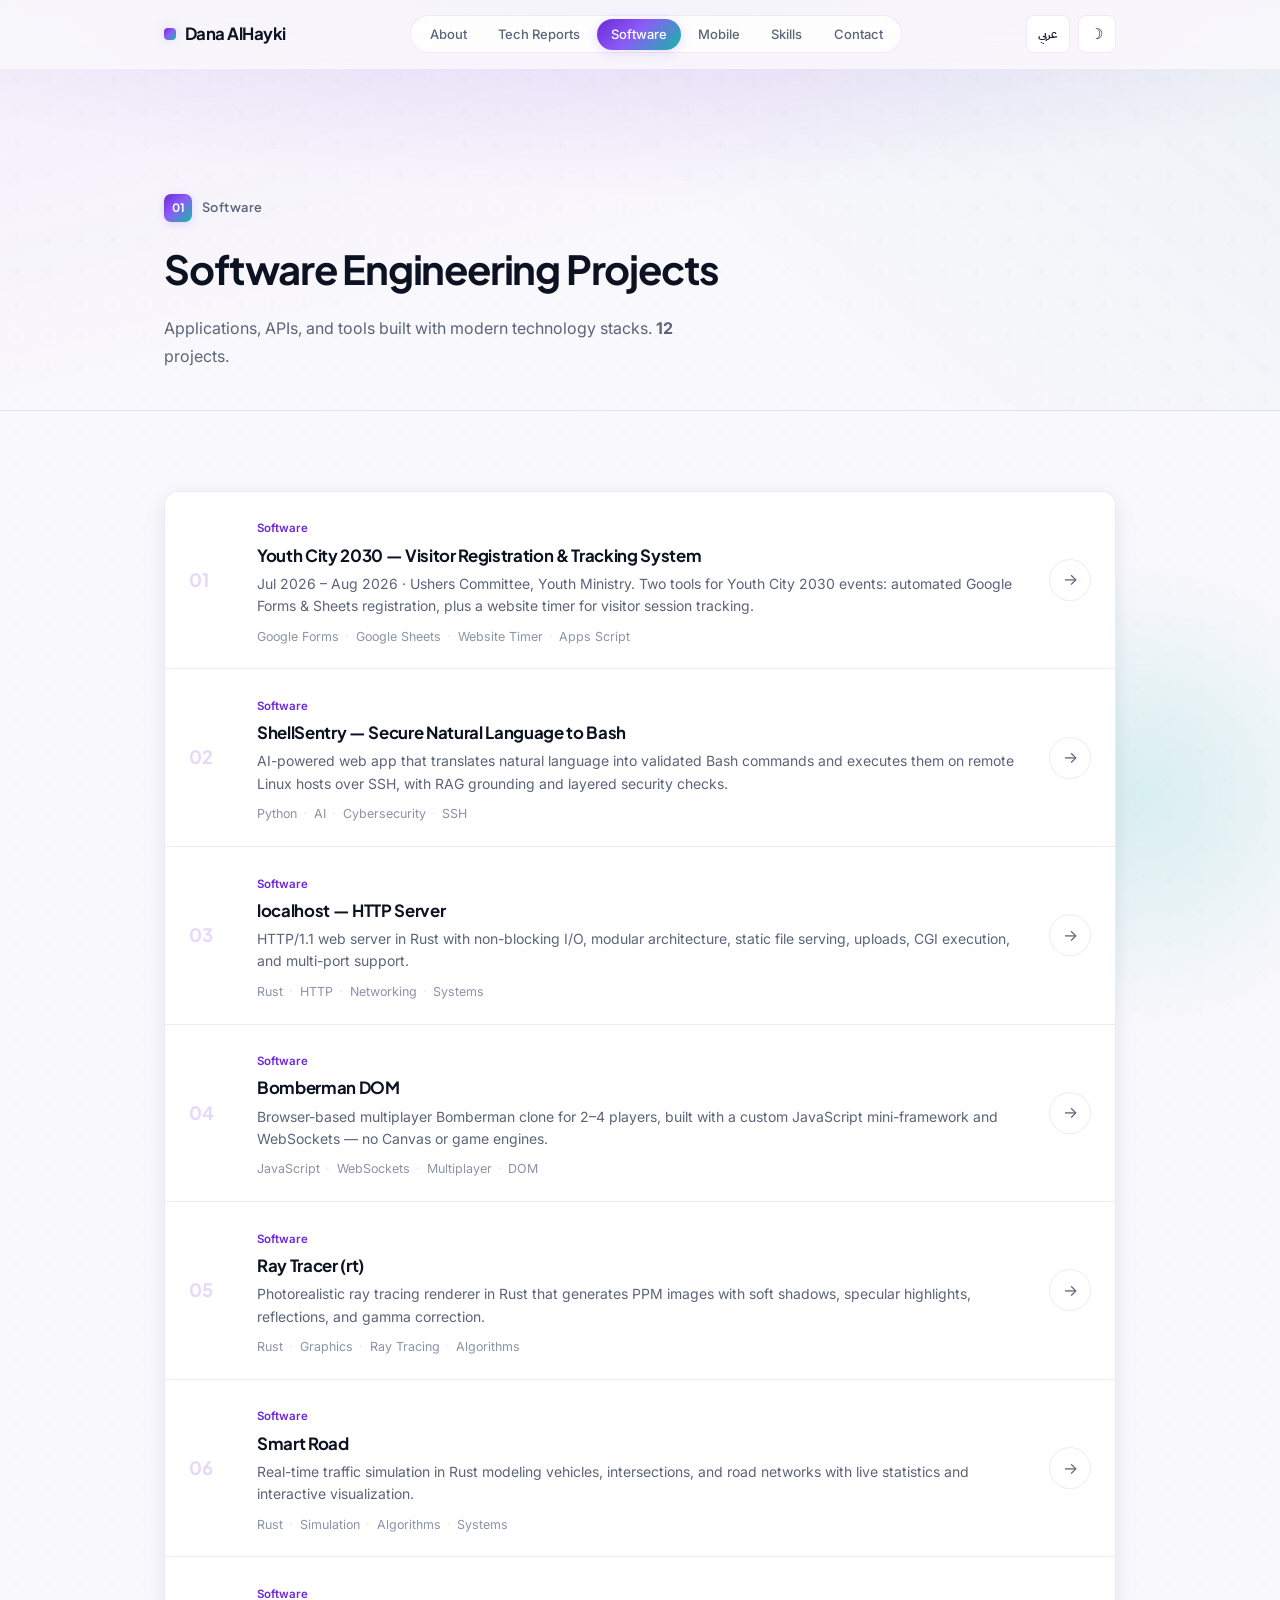
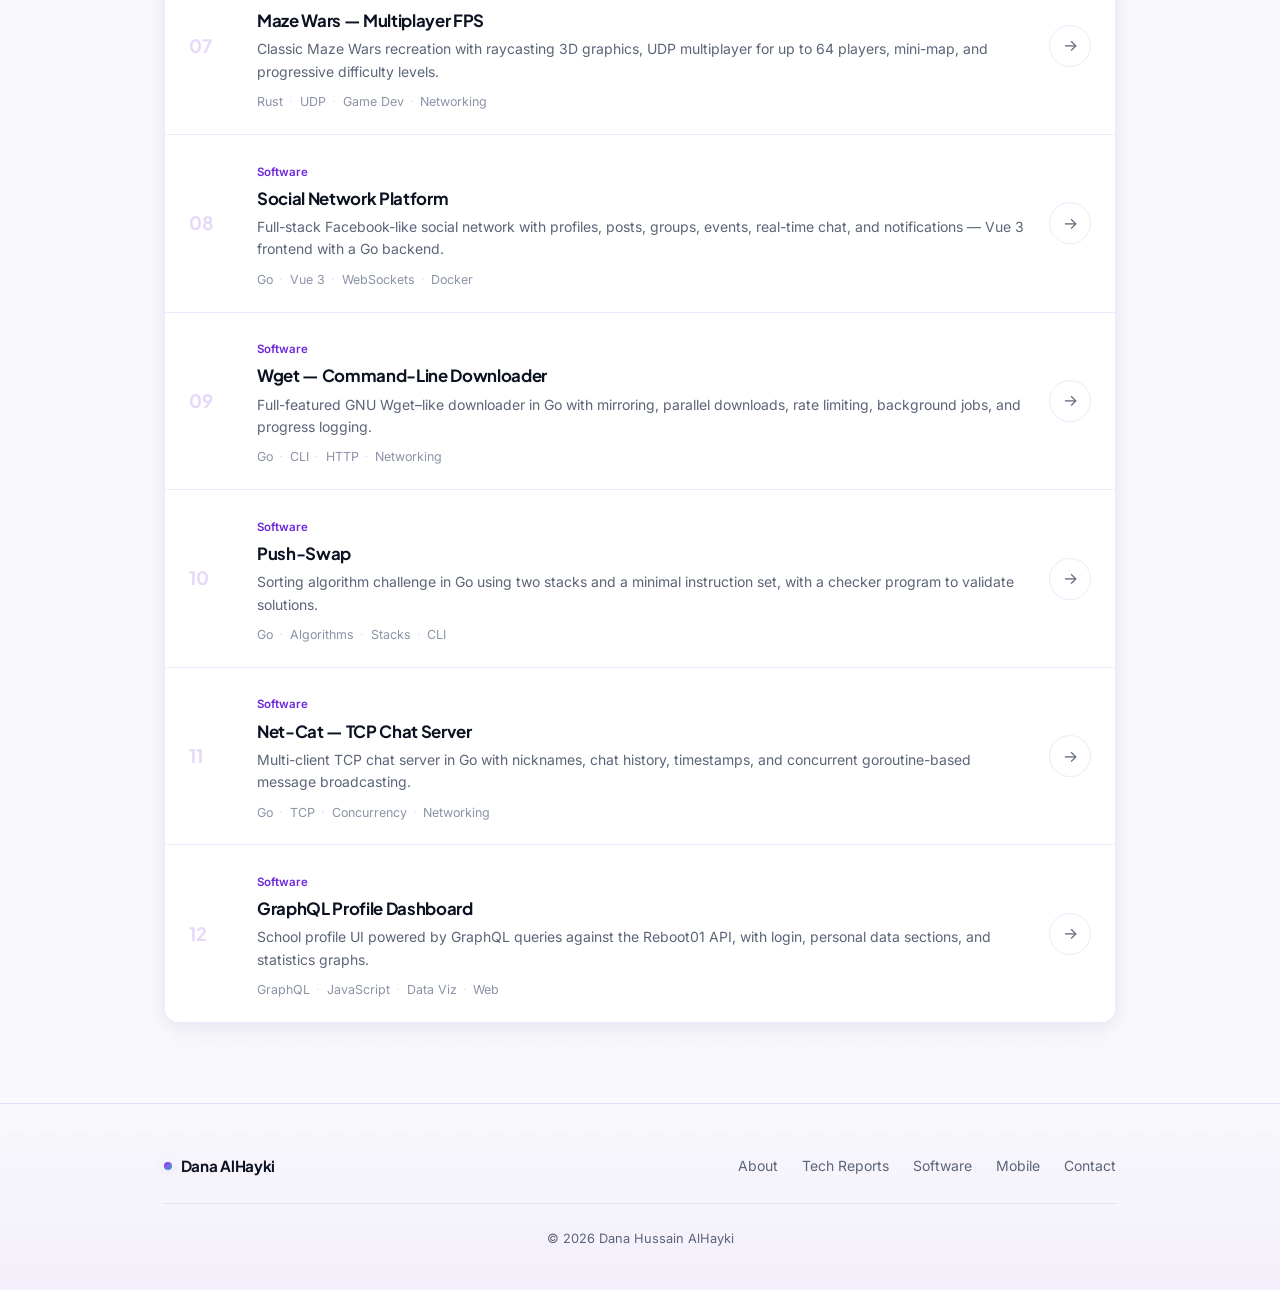
<file: coding.html>
<!DOCTYPE html>
<html lang="en">
<head>
  <meta charset="UTF-8">
  <meta name="viewport" content="width=device-width, initial-scale=1.0">
  <meta name="description" content="Software engineering projects — full-stack apps, APIs, and technical builds.">
  <meta name="theme-color" content="#f9f8fc">
  <title>Software — Dana Hussain AlHayki</title>
    <script src="theme.js"></script>
  <script src="i18n.js"></script>
  <link rel="stylesheet" href="style.css">
  <link rel="preconnect" href="https://fonts.googleapis.com">
  <link rel="preconnect" href="https://fonts.gstatic.com" crossorigin>
  <link href="https://fonts.googleapis.com/css2?family=Fira+Code:wght@400;500&family=Inter:wght@400;500;600;700&family=Plus+Jakarta+Sans:wght@500;600;700&family=IBM+Plex+Sans+Arabic:wght@400;500;600;700&display=swap" rel="stylesheet">
</head>
<body data-page="coding">
  <header class="site-header">
    <div class="scroll-progress" id="scroll-progress" aria-hidden="true"></div>
    <nav class="nav" aria-label="Main navigation" data-i18n-aria="nav.aria">
      <a href="index.html" class="nav-logo"><span class="logo-mark" aria-hidden="true"></span> Dana AlHayki</a>
      <div class="nav-links-wrap">
                <ul class="nav-links">
          <li><a href="index.html#about" data-nav="home" data-i18n="nav.about">About</a></li>
          <li><a href="reports.html" data-nav="reports" data-i18n="nav.reports">Tech Reports</a></li>
          <li><a href="coding.html" data-nav="coding" data-i18n="nav.software">Software</a></li>
          <li><a href="mobile.html" data-nav="mobile" data-i18n="nav.mobile">Mobile</a></li>
          <li><a href="index.html#skills" data-nav="home" data-i18n="nav.skills">Skills</a></li>
          <li><a href="index.html#contact" data-nav="home" data-i18n="nav.contact">Contact</a></li>
        </ul>
      </div>
      <div class="nav-end">
        <button type="button" class="lang-toggle" data-i18n-aria="lang.aria" data-i18n-title="lang.aria" aria-label="Switch to Arabic" title="Switch to Arabic">عربي</button>
        <button type="button" class="theme-toggle" data-i18n-aria="theme.toggle" data-i18n-title="theme.toggle" aria-label="Switch theme">
          <span class="theme-icon theme-icon-sun" aria-hidden="true">☀</span>
          <span class="theme-icon theme-icon-moon" aria-hidden="true">☽</span>
        </button>
        <button class="nav-toggle" data-i18n-aria="menu.toggle" aria-label="Toggle menu" aria-expanded="false">
          <span></span><span></span><span></span>
        </button>
      </div>
    </nav>
  </header>

  <main>
        <section class="page-hero">
      <div class="container">
        <p class="section-label"><span class="section-num">01</span> <span data-i18n="page.software.label">Software</span></p>
        <h1 class="page-hero-title" data-i18n="page.software.title">Software Engineering Projects</h1>
        <p class="page-hero-description">
          <span data-i18n="page.software.desc">Applications, APIs, and tools built with modern technology stacks.</span>
          <strong id="page-project-count">—</strong>
          <span data-i18n="page.projects.count">projects.</span>
        </p>
      </div>
    </section>
    <section class="section">
      <div class="container">
        <div id="projects-list" class="projects-grid" aria-live="polite">
          <p class="loading" data-i18n="loading.projects">Loading projects…</p>
        </div>
      </div>
    </section>
  </main>

  <footer class="site-footer">
    <div class="container">
      <div class="footer-inner">
        <span class="footer-brand"><span class="logo-mark" aria-hidden="true"></span> Dana AlHayki</span>
                <ul class="footer-links">
          <li><a href="index.html#about" data-i18n="footer.about">About</a></li>
          <li><a href="reports.html" data-i18n="footer.reports">Tech Reports</a></li>
          <li><a href="coding.html" data-i18n="footer.software">Software</a></li>
          <li><a href="mobile.html" data-i18n="footer.mobile">Mobile</a></li>
          <li><a href="index.html#contact" data-i18n="footer.contact">Contact</a></li>
        </ul>
      </div>
      <p class="footer-copy">&copy; <span id="year"></span> Dana Hussain AlHayki</p>
    </div>
  </footer>

  <script src="projects-ar.js"></script>
  <script src="common.js"></script>
  <script src="script.js"></script>
</body>
</html>
</file>
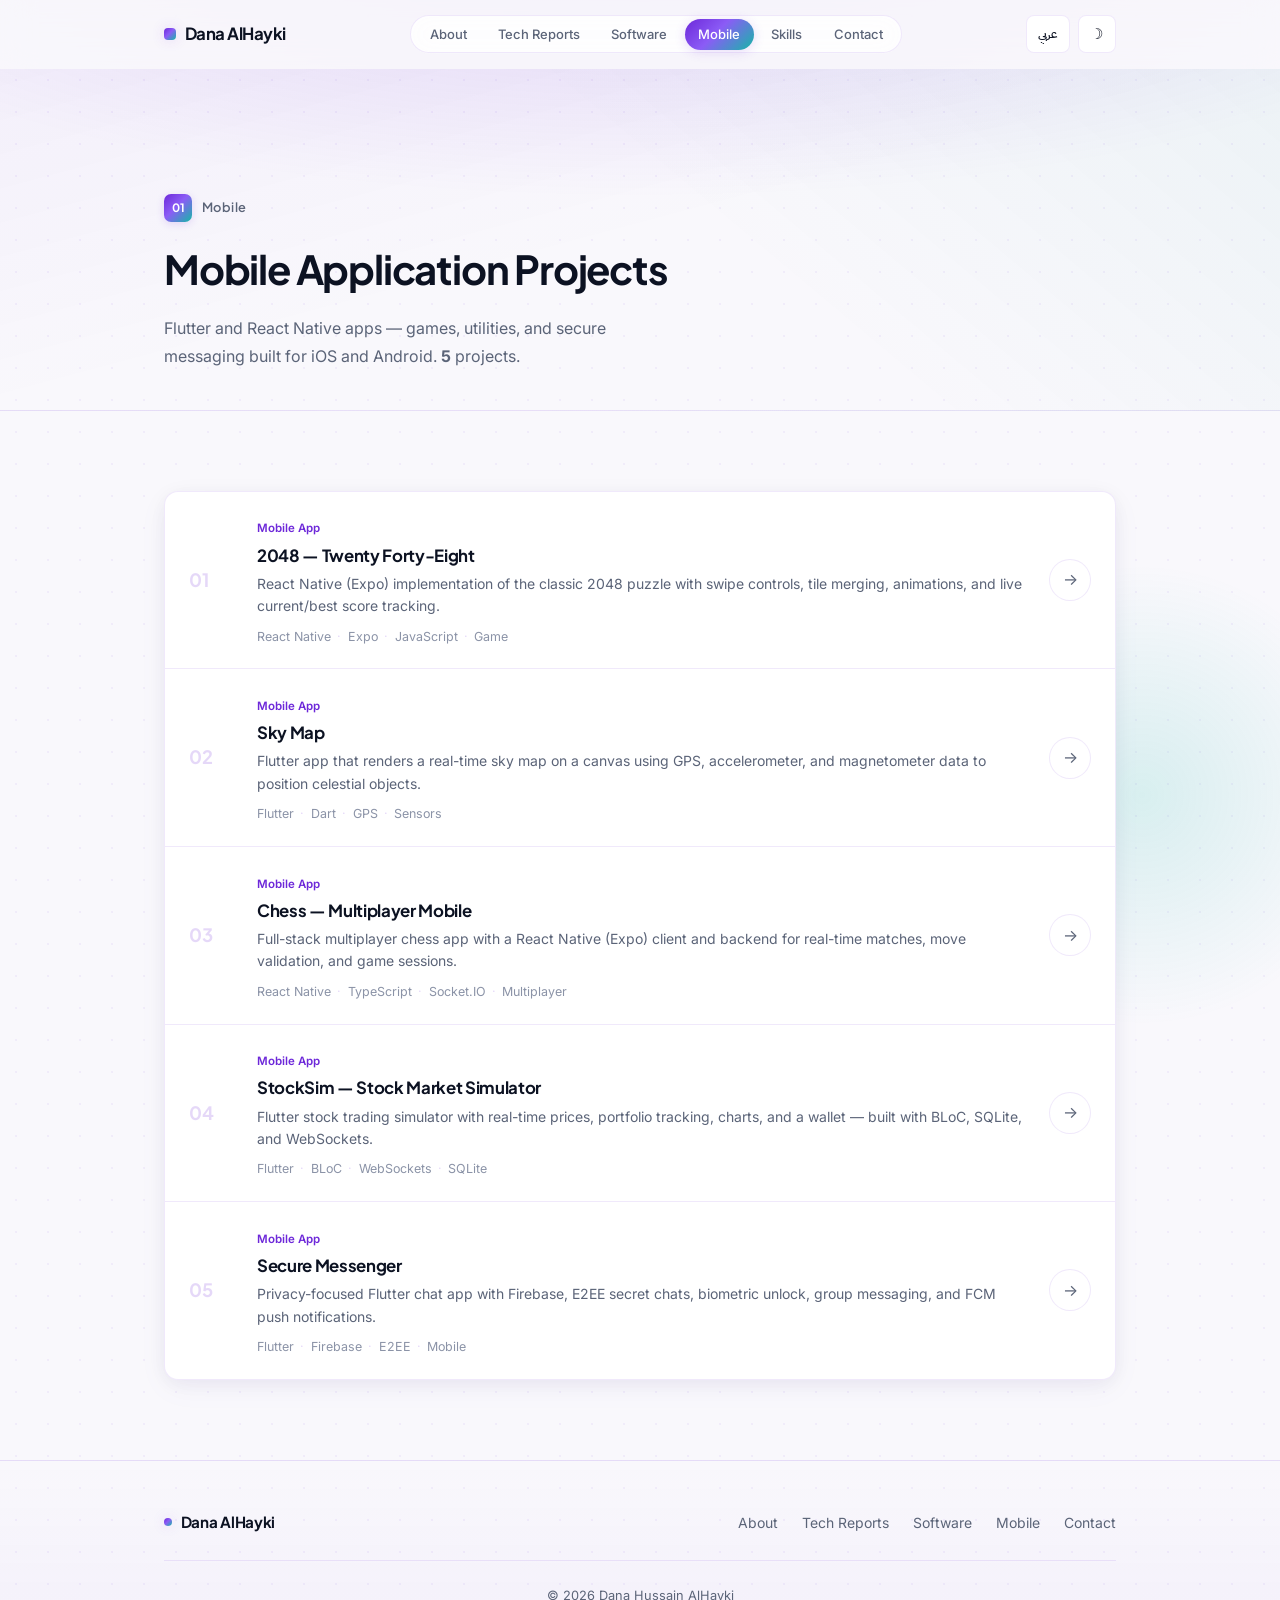
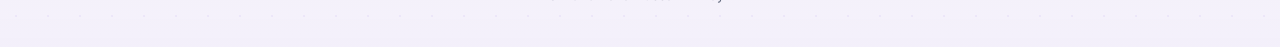
<file: mobile.html>
<!DOCTYPE html>
<html lang="en">
<head>
  <meta charset="UTF-8">
  <meta name="viewport" content="width=device-width, initial-scale=1.0">
  <meta name="description" content="Mobile application projects — Flutter and React Native apps built by Dana Hussain AlHayki.">
  <meta name="theme-color" content="#f9f8fc">
  <title>Mobile Apps — Dana Hussain AlHayki</title>
    <script src="theme.js"></script>
  <script src="i18n.js"></script>
  <link rel="stylesheet" href="style.css">
  <link rel="preconnect" href="https://fonts.googleapis.com">
  <link rel="preconnect" href="https://fonts.gstatic.com" crossorigin>
  <link href="https://fonts.googleapis.com/css2?family=Fira+Code:wght@400;500&family=Inter:wght@400;500;600;700&family=Plus+Jakarta+Sans:wght@500;600;700&family=IBM+Plex+Sans+Arabic:wght@400;500;600;700&display=swap" rel="stylesheet">
</head>
<body data-page="mobile">
  <header class="site-header">
    <div class="scroll-progress" id="scroll-progress" aria-hidden="true"></div>
    <nav class="nav" aria-label="Main navigation" data-i18n-aria="nav.aria">
      <a href="index.html" class="nav-logo"><span class="logo-mark" aria-hidden="true"></span> Dana AlHayki</a>
      <div class="nav-links-wrap">
                <ul class="nav-links">
          <li><a href="index.html#about" data-nav="home" data-i18n="nav.about">About</a></li>
          <li><a href="reports.html" data-nav="reports" data-i18n="nav.reports">Tech Reports</a></li>
          <li><a href="coding.html" data-nav="coding" data-i18n="nav.software">Software</a></li>
          <li><a href="mobile.html" data-nav="mobile" data-i18n="nav.mobile">Mobile</a></li>
          <li><a href="index.html#skills" data-nav="home" data-i18n="nav.skills">Skills</a></li>
          <li><a href="index.html#contact" data-nav="home" data-i18n="nav.contact">Contact</a></li>
        </ul>
      </div>
      <div class="nav-end">
        <button type="button" class="lang-toggle" data-i18n-aria="lang.aria" data-i18n-title="lang.aria" aria-label="Switch to Arabic" title="Switch to Arabic">عربي</button>
        <button type="button" class="theme-toggle" data-i18n-aria="theme.toggle" data-i18n-title="theme.toggle" aria-label="Switch theme">
          <span class="theme-icon theme-icon-sun" aria-hidden="true">☀</span>
          <span class="theme-icon theme-icon-moon" aria-hidden="true">☽</span>
        </button>
        <button class="nav-toggle" data-i18n-aria="menu.toggle" aria-label="Toggle menu" aria-expanded="false">
          <span></span><span></span><span></span>
        </button>
      </div>
    </nav>
  </header>

  <main>
        <section class="page-hero">
      <div class="container">
        <p class="section-label"><span class="section-num">01</span> <span data-i18n="page.mobile.label">Mobile</span></p>
        <h1 class="page-hero-title" data-i18n="page.mobile.title">Mobile Application Projects</h1>
        <p class="page-hero-description">
          <span data-i18n="page.mobile.desc">Flutter and React Native apps — games, utilities, and secure messaging built for iOS and Android.</span>
          <strong id="page-project-count">—</strong>
          <span data-i18n="page.projects.count">projects.</span>
        </p>
      </div>
    </section>
    <section class="section">
      <div class="container">
        <div id="projects-list" class="projects-grid" aria-live="polite">
          <p class="loading" data-i18n="loading.projects">Loading projects…</p>
        </div>
      </div>
    </section>
  </main>

  <footer class="site-footer">
    <div class="container">
      <div class="footer-inner">
        <span class="footer-brand"><span class="logo-mark" aria-hidden="true"></span> Dana AlHayki</span>
                <ul class="footer-links">
          <li><a href="index.html#about" data-i18n="footer.about">About</a></li>
          <li><a href="reports.html" data-i18n="footer.reports">Tech Reports</a></li>
          <li><a href="coding.html" data-i18n="footer.software">Software</a></li>
          <li><a href="mobile.html" data-i18n="footer.mobile">Mobile</a></li>
          <li><a href="index.html#contact" data-i18n="footer.contact">Contact</a></li>
        </ul>
      </div>
      <p class="footer-copy">&copy; <span id="year"></span> Dana Hussain AlHayki</p>
    </div>
  </footer>

  <script src="projects-ar.js"></script>
  <script src="common.js"></script>
  <script src="script.js"></script>
</body>
</html>
</file>
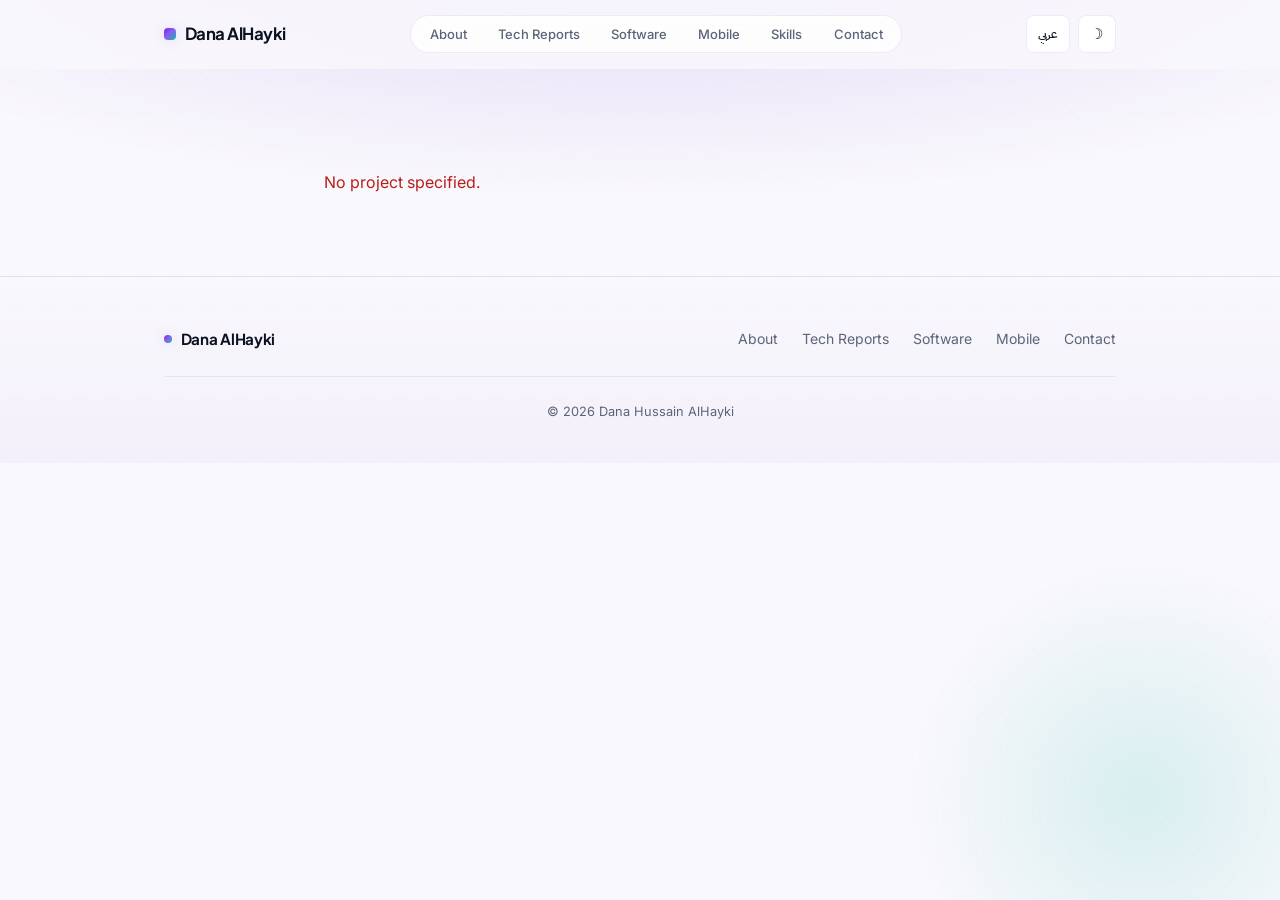
<file: project.html>
<!DOCTYPE html>
<html lang="en">
<head>
  <meta charset="UTF-8">
  <meta name="viewport" content="width=device-width, initial-scale=1.0">
  <meta name="description" content="Technical project details.">
  <meta name="theme-color" content="#f9f8fc">
  <title>Project — Technical Portfolio</title>
    <script src="theme.js"></script>
  <script src="i18n.js"></script>
  <link rel="stylesheet" href="style.css">
  <link rel="preconnect" href="https://fonts.googleapis.com">
  <link rel="preconnect" href="https://fonts.gstatic.com" crossorigin>
  <link href="https://fonts.googleapis.com/css2?family=Fira+Code:wght@400;500&family=Inter:wght@400;500;600;700&family=Plus+Jakarta+Sans:wght@500;600;700&family=IBM+Plex+Sans+Arabic:wght@400;500;600;700&display=swap" rel="stylesheet">
</head>
<body data-page="project">
  <header class="site-header">
    <div class="scroll-progress" id="scroll-progress" aria-hidden="true"></div>
    <nav class="nav" aria-label="Main navigation" data-i18n-aria="nav.aria">
      <a href="index.html" class="nav-logo"><span class="logo-mark" aria-hidden="true"></span> Dana AlHayki</a>
      <div class="nav-links-wrap">
                <ul class="nav-links">
          <li><a href="index.html#about" data-nav="home" data-i18n="nav.about">About</a></li>
          <li><a href="reports.html" data-nav="reports" data-i18n="nav.reports">Tech Reports</a></li>
          <li><a href="coding.html" data-nav="coding" data-i18n="nav.software">Software</a></li>
          <li><a href="mobile.html" data-nav="mobile" data-i18n="nav.mobile">Mobile</a></li>
          <li><a href="index.html#skills" data-nav="home" data-i18n="nav.skills">Skills</a></li>
          <li><a href="index.html#contact" data-nav="home" data-i18n="nav.contact">Contact</a></li>
        </ul>
      </div>
      <div class="nav-end">
        <button type="button" class="lang-toggle" data-i18n-aria="lang.aria" data-i18n-title="lang.aria" aria-label="Switch to Arabic" title="Switch to Arabic">عربي</button>
        <button type="button" class="theme-toggle" data-i18n-aria="theme.toggle" data-i18n-title="theme.toggle" aria-label="Switch theme">
          <span class="theme-icon theme-icon-sun" aria-hidden="true">☀</span>
          <span class="theme-icon theme-icon-moon" aria-hidden="true">☽</span>
        </button>
        <button class="nav-toggle" data-i18n-aria="menu.toggle" aria-label="Toggle menu" aria-expanded="false">
          <span></span><span></span><span></span>
        </button>
      </div>
    </nav>
  </header>

  <main>
    <section class="section section-detail">
      <div class="container container-narrow">
        <div id="project-detail" aria-live="polite">
          <p class="loading" data-i18n="loading.project">Loading project…</p>
        </div>
      </div>
    </section>
  </main>

  <footer class="site-footer">
    <div class="container">
      <div class="footer-inner">
        <span class="footer-brand"><span class="logo-mark" aria-hidden="true"></span> Dana AlHayki</span>
                <ul class="footer-links">
          <li><a href="index.html#about" data-i18n="footer.about">About</a></li>
          <li><a href="reports.html" data-i18n="footer.reports">Tech Reports</a></li>
          <li><a href="coding.html" data-i18n="footer.software">Software</a></li>
          <li><a href="mobile.html" data-i18n="footer.mobile">Mobile</a></li>
          <li><a href="index.html#contact" data-i18n="footer.contact">Contact</a></li>
        </ul>
      </div>
      <p class="footer-copy">&copy; <span id="year"></span> Dana Hussain AlHayki</p>
    </div>
  </footer>

  <script src="projects-ar.js"></script>
  <script src="common.js"></script>
  <script src="script.js"></script>
</body>
</html>
</file>
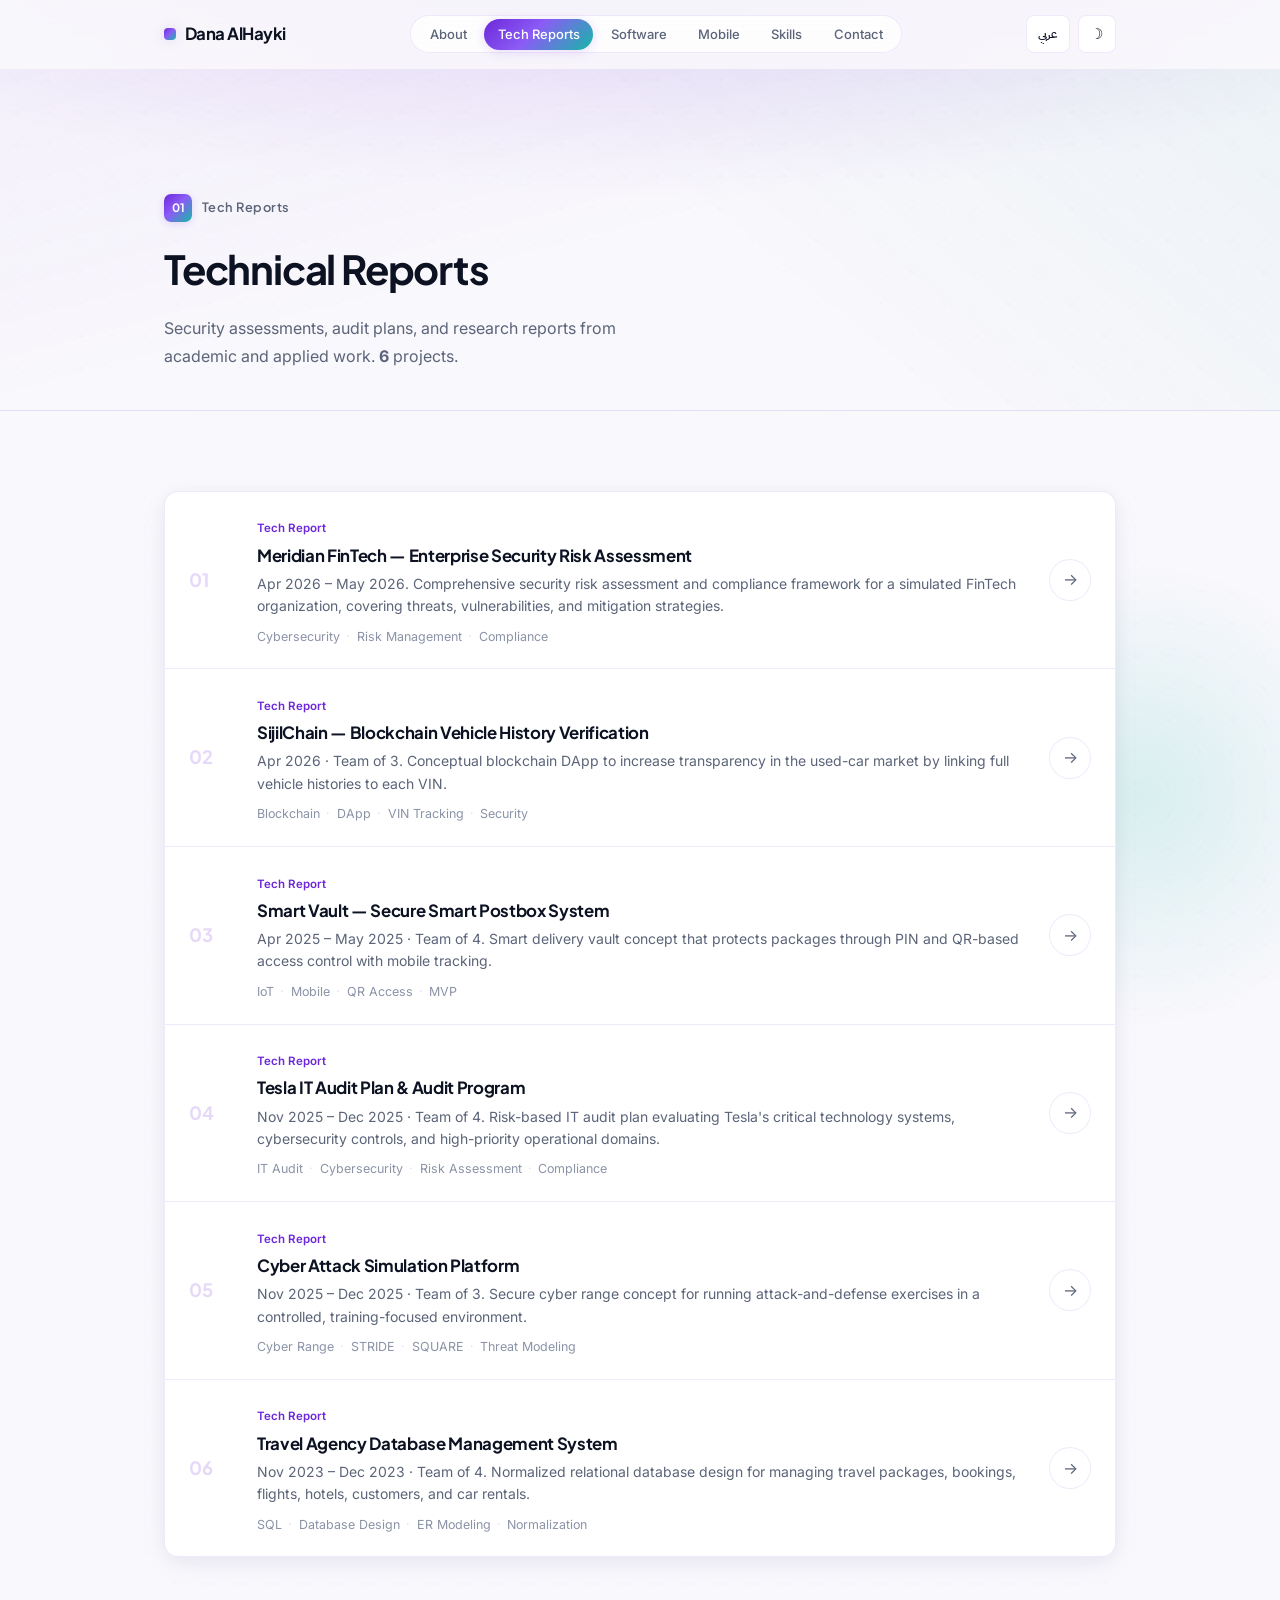
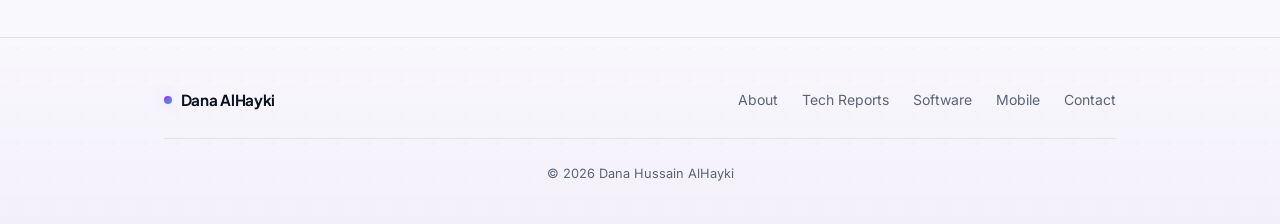
<file: reports.html>
<!DOCTYPE html>
<html lang="en">
<head>
  <meta charset="UTF-8">
  <meta name="viewport" content="width=device-width, initial-scale=1.0">
  <meta name="description" content="In-depth technical reports on software, security, AI, and engineering topics.">
  <meta name="theme-color" content="#f9f8fc">
  <title>Tech Reports — Dana Hussain AlHayki</title>
    <script src="theme.js"></script>
  <script src="i18n.js"></script>
  <link rel="stylesheet" href="style.css">
  <link rel="preconnect" href="https://fonts.googleapis.com">
  <link rel="preconnect" href="https://fonts.gstatic.com" crossorigin>
  <link href="https://fonts.googleapis.com/css2?family=Fira+Code:wght@400;500&family=Inter:wght@400;500;600;700&family=Plus+Jakarta+Sans:wght@500;600;700&family=IBM+Plex+Sans+Arabic:wght@400;500;600;700&display=swap" rel="stylesheet">
</head>
<body data-page="reports">
  <header class="site-header">
    <div class="scroll-progress" id="scroll-progress" aria-hidden="true"></div>
    <nav class="nav" aria-label="Main navigation" data-i18n-aria="nav.aria">
      <a href="index.html" class="nav-logo"><span class="logo-mark" aria-hidden="true"></span> Dana AlHayki</a>
      <div class="nav-links-wrap">
                <ul class="nav-links">
          <li><a href="index.html#about" data-nav="home" data-i18n="nav.about">About</a></li>
          <li><a href="reports.html" data-nav="reports" data-i18n="nav.reports">Tech Reports</a></li>
          <li><a href="coding.html" data-nav="coding" data-i18n="nav.software">Software</a></li>
          <li><a href="mobile.html" data-nav="mobile" data-i18n="nav.mobile">Mobile</a></li>
          <li><a href="index.html#skills" data-nav="home" data-i18n="nav.skills">Skills</a></li>
          <li><a href="index.html#contact" data-nav="home" data-i18n="nav.contact">Contact</a></li>
        </ul>
      </div>
      <div class="nav-end">
        <button type="button" class="lang-toggle" data-i18n-aria="lang.aria" data-i18n-title="lang.aria" aria-label="Switch to Arabic" title="Switch to Arabic">عربي</button>
        <button type="button" class="theme-toggle" data-i18n-aria="theme.toggle" data-i18n-title="theme.toggle" aria-label="Switch theme">
          <span class="theme-icon theme-icon-sun" aria-hidden="true">☀</span>
          <span class="theme-icon theme-icon-moon" aria-hidden="true">☽</span>
        </button>
        <button class="nav-toggle" data-i18n-aria="menu.toggle" aria-label="Toggle menu" aria-expanded="false">
          <span></span><span></span><span></span>
        </button>
      </div>
    </nav>
  </header>

  <main>
        <section class="page-hero">
      <div class="container">
        <p class="section-label"><span class="section-num">01</span> <span data-i18n="page.reports.label">Tech Reports</span></p>
        <h1 class="page-hero-title" data-i18n="page.reports.title">Technical Reports</h1>
        <p class="page-hero-description">
          <span data-i18n="page.reports.desc">Security assessments, audit plans, and research reports from academic and applied work.</span>
          <strong id="page-project-count">—</strong>
          <span data-i18n="page.projects.count">projects.</span>
        </p>
      </div>
    </section>
    <section class="section">
      <div class="container">
        <div id="projects-list" class="projects-grid" aria-live="polite">
          <p class="loading" data-i18n="loading.projects">Loading projects…</p>
        </div>
      </div>
    </section>
  </main>

  <footer class="site-footer">
    <div class="container">
      <div class="footer-inner">
        <span class="footer-brand"><span class="logo-mark" aria-hidden="true"></span> Dana AlHayki</span>
                <ul class="footer-links">
          <li><a href="index.html#about" data-i18n="footer.about">About</a></li>
          <li><a href="reports.html" data-i18n="footer.reports">Tech Reports</a></li>
          <li><a href="coding.html" data-i18n="footer.software">Software</a></li>
          <li><a href="mobile.html" data-i18n="footer.mobile">Mobile</a></li>
          <li><a href="index.html#contact" data-i18n="footer.contact">Contact</a></li>
        </ul>
      </div>
      <p class="footer-copy">&copy; <span id="year"></span> Dana Hussain AlHayki</p>
    </div>
  </footer>

  <script src="projects-ar.js"></script>
  <script src="common.js"></script>
  <script src="script.js"></script>
</body>
</html>
</file>
<file: style.css>
/* ============================================
   Tech Portfolio — Modern Product UI
   Fonts: Inter (body) + Plus Jakarta Sans (display)
   ============================================ */

*, *::before, *::after {
  box-sizing: border-box;
  margin: 0;
  padding: 0;
}

:root,
[data-theme="light"] {
  color-scheme: light;
  --bg: #f9f8fc;
  --bg-soft: #f0edf7;
  --surface: #ffffff;
  --surface-raised: #ffffff;
  --text: #0c1222;
  --text-muted: #5b6478;
  --text-faint: #8b93a7;
  --accent: #6d28d9;
  --accent-hover: #5b21b6;
  --accent-bright: #8b5cf6;
  --accent-secondary: #0d9488;
  --accent-secondary-hover: #0f766e;
  --accent-secondary-bright: #14b8a6;
  --accent-soft: rgba(109, 40, 217, 0.1);
  --accent-faint: rgba(109, 40, 217, 0.04);
  --accent-secondary-soft: rgba(13, 148, 136, 0.1);
  --accent-secondary-faint: rgba(13, 148, 136, 0.05);
  --accent-glow: rgba(109, 40, 217, 0.16);
  --accent-glow-green: rgba(20, 184, 166, 0.14);
  --border: rgba(109, 40, 217, 0.1);
  --border-strong: rgba(109, 40, 217, 0.18);
  --dot-color: rgba(109, 40, 217, 0.055);
  --header-bg: rgba(249, 248, 252, 0.82);
  --photo-bg: #0c1222;
  --shadow: 0 1px 2px rgba(12, 18, 34, 0.04), 0 2px 8px rgba(12, 18, 34, 0.03);
  --shadow-md: 0 4px 20px rgba(12, 18, 34, 0.06), 0 8px 32px rgba(109, 40, 217, 0.04);
  --shadow-lg: 0 12px 40px rgba(12, 18, 34, 0.08), 0 4px 24px rgba(109, 40, 217, 0.06);
  --shadow-glow: 0 0 48px var(--accent-glow);
  --glass: rgba(255, 255, 255, 0.78);
  --glass-border: rgba(255, 255, 255, 0.9);
  --radius: 14px;
  --radius-sm: 8px;
  --radius-lg: 20px;
  --max-w: 1000px;
  --header-h: 68px;
  --ease: cubic-bezier(0.22, 1, 0.36, 1);
  --font-sans: "Inter", "IBM Plex Sans Arabic", system-ui, sans-serif;
  --font-display: "Plus Jakarta Sans", "IBM Plex Sans Arabic", "Inter", system-ui, sans-serif;
  --font-mono: "Fira Code", ui-monospace, "Cascadia Code", monospace;
  --code-bg: #faf9fe;
  --code-gutter: #f0edf7;
  --tok-kw: #6d28d9;
  --tok-fn: #0d9488;
  --tok-str: #0f766e;
  --tok-cmt: #8b93a7;
  --tok-num: #7c3aed;
  --gradient-brand: linear-gradient(135deg, var(--accent) 0%, var(--accent-bright) 45%, var(--accent-secondary-bright) 100%);
}

[data-theme="dark"] {
  color-scheme: dark;
  --bg: #08070d;
  --bg-soft: #100e18;
  --surface: #14121f;
  --surface-raised: #1a1728;
  --text: #f4f2fa;
  --text-muted: #a8a3b8;
  --text-faint: #6b657d;
  --accent: #a78bfa;
  --accent-hover: #c4b5fd;
  --accent-bright: #c4b5fd;
  --accent-secondary: #2dd4bf;
  --accent-secondary-hover: #5eead4;
  --accent-secondary-bright: #5eead4;
  --accent-soft: rgba(167, 139, 250, 0.14);
  --accent-faint: rgba(167, 139, 250, 0.06);
  --accent-secondary-soft: rgba(45, 212, 191, 0.12);
  --accent-secondary-faint: rgba(45, 212, 191, 0.06);
  --accent-glow: rgba(167, 139, 250, 0.18);
  --accent-glow-green: rgba(45, 212, 191, 0.12);
  --border: rgba(167, 139, 250, 0.12);
  --border-strong: rgba(167, 139, 250, 0.22);
  --dot-color: rgba(167, 139, 250, 0.07);
  --header-bg: rgba(8, 7, 13, 0.85);
  --photo-bg: #05040a;
  --shadow: 0 1px 2px rgba(0, 0, 0, 0.25);
  --shadow-md: 0 4px 28px rgba(0, 0, 0, 0.4);
  --shadow-lg: 0 16px 48px rgba(0, 0, 0, 0.5), 0 4px 24px rgba(167, 139, 250, 0.06);
  --shadow-glow: 0 0 56px var(--accent-glow);
  --glass: rgba(20, 18, 31, 0.82);
  --glass-border: rgba(167, 139, 250, 0.1);
  --code-bg: #0e0c16;
  --code-gutter: #08070d;
  --tok-kw: #c4b5fd;
  --tok-fn: #2dd4bf;
  --tok-str: #5eead4;
  --tok-cmt: #6b657d;
  --tok-num: #a78bfa;
  --gradient-brand: linear-gradient(135deg, var(--accent) 0%, #c4b5fd 45%, var(--accent-secondary-bright) 100%);
}

html {
  scroll-behavior: smooth;
  scroll-padding-top: var(--header-h);
}

html.theme-transition,
html.theme-transition *,
html.theme-transition *::before,
html.theme-transition *::after {
  transition:
    background-color 0.35s var(--ease),
    border-color 0.35s var(--ease),
    color 0.25s var(--ease),
    box-shadow 0.35s var(--ease) !important;
}

body {
  font-family: var(--font-sans);
  font-size: 1rem;
  line-height: 1.7;
  color: var(--text);
  background-color: var(--bg);
  background-image: radial-gradient(circle, var(--dot-color) 1px, transparent 1px);
  background-size: 32px 32px;
  background-position: 0 0;
  -webkit-font-smoothing: antialiased;
  position: relative;
  opacity: 0;
  transition: opacity 0.45s var(--ease);
}

body.is-loaded { opacity: 1; }

body::before {
  content: "";
  position: fixed;
  inset: 0 0 auto;
  height: 55vh;
  background: radial-gradient(ellipse 70% 55% at 50% -15%, var(--accent-glow), transparent);
  pointer-events: none;
  z-index: 0;
}

body::after {
  content: "";
  position: fixed;
  bottom: -15%;
  right: -8%;
  width: min(480px, 70vw);
  height: min(480px, 70vw);
  background: radial-gradient(circle, var(--accent-glow-green), transparent 68%);
  pointer-events: none;
  z-index: 0;
}

main { position: relative; z-index: 1; }

::selection {
  background: var(--accent-soft);
  color: var(--text);
}

a {
  color: var(--accent);
  text-decoration: none;
  transition: color 0.2s;
}

a:hover { color: var(--accent-secondary); }

img { max-width: 100%; display: block; }

.container {
  width: 100%;
  max-width: var(--max-w);
  margin: 0 auto;
  padding: 0 1.5rem;
}

.container-narrow { max-width: 680px; }

/* ---- Header ---- */
.site-header {
  position: sticky;
  top: 0;
  z-index: 100;
  background: var(--header-bg);
  backdrop-filter: blur(16px);
  -webkit-backdrop-filter: blur(16px);
  border-bottom: 1px solid transparent;
  transition: border-color 0.3s var(--ease), box-shadow 0.3s var(--ease);
}

.scroll-progress {
  position: absolute;
  top: 0;
  left: 0;
  height: 2px;
  width: 0;
  background: var(--gradient-brand);
  box-shadow: 0 0 10px var(--accent-glow);
}

/* ---- Focus states ---- */
:focus-visible {
  outline: 2px solid var(--accent-bright);
  outline-offset: 3px;
}

.btn:focus-visible,
.nav-links a:focus-visible,
.contact-link:focus-visible,
.project-row-go:focus-visible {
  outline-offset: 2px;
}

.nav {
  display: flex;
  align-items: center;
  justify-content: space-between;
  max-width: var(--max-w);
  margin: 0 auto;
  padding: 0 1.5rem;
  height: var(--header-h);
}

.nav-logo {
  display: inline-flex;
  align-items: center;
  gap: 0.55rem;
  font-family: var(--font-display);
  font-size: 1.05rem;
  font-weight: 700;
  color: var(--text);
  letter-spacing: -0.03em;
}

.logo-mark {
  width: 12px;
  height: 12px;
  border-radius: 4px;
  background: var(--gradient-brand);
  box-shadow: 0 0 14px var(--accent-glow);
  flex-shrink: 0;
}

.nav-logo:hover { color: var(--accent); }

.site-header.scrolled {
  border-bottom-color: var(--border);
  box-shadow: var(--shadow-md);
  background: var(--glass);
}

.nav-links-wrap {
  display: flex;
  align-items: center;
  padding: 0.3rem;
  background: var(--glass);
  border: 1px solid var(--border);
  border-radius: 999px;
  backdrop-filter: blur(12px);
  -webkit-backdrop-filter: blur(12px);
}

.nav-links {
  display: flex;
  gap: 0.25rem;
  list-style: none;
}

.nav-links a {
  position: relative;
  font-size: 0.8125rem;
  font-weight: 500;
  color: var(--text-muted);
  padding: 0.45rem 0.85rem;
  border-radius: 999px;
  transition: color 0.2s var(--ease), background 0.2s var(--ease);
}

.nav-links a::after { display: none; }

.nav-links a:hover {
  color: var(--text);
  background: var(--accent-faint);
}

.nav-links a.nav-active {
  color: #fff;
  background: var(--gradient-brand);
  box-shadow: 0 2px 12px var(--accent-glow);
}

[data-theme="dark"] .nav-links a.nav-active {
  color: #08070d;
}

.nav-end {
  display: flex;
  align-items: center;
  gap: 0.5rem;
}

.theme-toggle,
.nav-toggle,
.lang-toggle {
  display: flex;
  align-items: center;
  justify-content: center;
  width: 38px;
  height: 38px;
  background: var(--surface);
  border: 1px solid var(--border);
  border-radius: var(--radius-sm);
  cursor: pointer;
  font-size: 0.95rem;
  color: var(--text);
  transition: border-color 0.2s, background 0.2s, box-shadow 0.2s;
}

.lang-toggle {
  width: auto;
  min-width: 38px;
  padding: 0 0.65rem;
  font-family: var(--font-display);
  font-size: 0.75rem;
  font-weight: 600;
  letter-spacing: 0.02em;
}

.theme-toggle:hover,
.nav-toggle:hover,
.lang-toggle:hover {
  background: var(--accent-faint);
  border-color: var(--accent);
  box-shadow: 0 0 0 3px var(--accent-soft);
}

.nav-toggle {
  display: none;
  flex-direction: column;
  gap: 4px;
  padding: 8px;
}

.nav-toggle span {
  display: block;
  width: 16px;
  height: 1.5px;
  background: var(--text);
  transition: transform 0.25s, opacity 0.25s;
}

.nav-toggle[aria-expanded="true"] span:nth-child(1) {
  transform: translateY(5.5px) rotate(45deg);
}
.nav-toggle[aria-expanded="true"] span:nth-child(2) { opacity: 0; }
.nav-toggle[aria-expanded="true"] span:nth-child(3) {
  transform: translateY(-5.5px) rotate(-45deg);
}

.theme-icon-sun,
.theme-icon-moon { display: none; }
[data-theme="dark"] .theme-icon-sun { display: block; }
[data-theme="light"] .theme-icon-moon { display: block; }

/* ---- Typography ---- */
.section-header {
  margin-bottom: 2.75rem;
}

.section-header .section-title {
  margin-bottom: 0;
}

.section-header .section-intro {
  margin-top: 0.75rem;
  margin-bottom: 0;
}

.section-label {
  display: inline-flex;
  align-items: center;
  gap: 0.6rem;
  font-family: var(--font-display);
  font-size: 0.8rem;
  font-weight: 600;
  letter-spacing: 0.04em;
  color: var(--text-muted);
  margin-bottom: 0.65rem;
}

.section-num {
  display: inline-flex;
  align-items: center;
  justify-content: center;
  min-width: 1.75rem;
  height: 1.75rem;
  padding: 0 0.4rem;
  font-size: 0.72rem;
  font-weight: 700;
  color: #fff;
  background: var(--gradient-brand);
  border-radius: 7px;
  letter-spacing: 0;
  box-shadow: 0 2px 8px var(--accent-glow);
}

[data-theme="dark"] .section-num {
  color: #08070d;
}

.text-gradient {
  background: var(--gradient-brand);
  -webkit-background-clip: text;
  background-clip: text;
  -webkit-text-fill-color: transparent;
}

.section-title {
  font-family: var(--font-display);
  font-size: clamp(1.75rem, 4vw, 2.25rem);
  font-weight: 700;
  letter-spacing: -0.03em;
  line-height: 1.2;
  margin-bottom: 1rem;
  color: var(--text);
  position: relative;
  display: inline-block;
}

.section-header .section-title::after {
  content: "";
  display: block;
  width: 3rem;
  height: 3px;
  margin-top: 0.75rem;
  border-radius: 999px;
  background: var(--gradient-brand);
}

.section-intro {
  color: var(--text-muted);
  max-width: 540px;
  font-size: 1.05rem;
  line-height: 1.65;
}

/* ---- Hero ---- */
.hero {
  padding: 4.5rem 0 5.5rem;
  border-bottom: 1px solid var(--border);
  background:
    linear-gradient(165deg, var(--accent-faint) 0%, transparent 42%),
    linear-gradient(220deg, var(--accent-secondary-faint) 0%, transparent 38%);
  position: relative;
  overflow: hidden;
}

.hero::before {
  content: "";
  position: absolute;
  top: 20%;
  right: -5%;
  width: 320px;
  height: 320px;
  border-radius: 50%;
  background: radial-gradient(circle, var(--accent-glow), transparent 70%);
  pointer-events: none;
}

.hero-layout {
  display: grid;
  grid-template-columns: 1fr 360px;
  gap: 3.5rem;
  align-items: center;
}

.hero-inner {
  max-width: none;
}

.hero-badge {
  display: inline-flex;
  align-items: center;
  gap: 0.5rem;
  font-family: var(--font-sans);
  font-size: 0.8125rem;
  font-weight: 600;
  color: var(--accent-secondary);
  padding: 0.45rem 1rem;
  margin-bottom: 1.35rem;
  background: var(--accent-secondary-faint);
  border: 1px solid var(--accent-secondary-soft);
  border-radius: 999px;
}

.hero-greeting {
  display: inline-block;
  font-family: var(--font-sans);
  font-size: 1rem;
  color: var(--text-muted);
  margin-bottom: 1rem;
}

.hero-greeting em {
  font-style: normal;
  color: var(--accent);
  font-weight: 500;
}

.hero-title {
  font-family: var(--font-display);
  font-size: clamp(2.35rem, 5.5vw, 3.5rem);
  font-weight: 700;
  letter-spacing: -0.04em;
  line-height: 1.1;
  margin-bottom: 1.15rem;
}

.hero-subtitle {
  font-family: var(--font-display);
  font-size: 1.05rem;
  font-weight: 600;
  color: var(--accent);
  margin-bottom: 1.35rem;
}

.hero-description {
  color: var(--text-muted);
  max-width: 520px;
  margin-bottom: 2rem;
  font-size: 1.05rem;
}

.hero-actions {
  display: flex;
  gap: 0.75rem;
  flex-wrap: wrap;
}

.hero-stats {
  width: 100%;
  padding: 1.15rem 1.25rem 1rem;
  background: var(--surface);
  border: 1px solid var(--border);
  border-radius: var(--radius);
  box-shadow: var(--shadow);
  position: relative;
  overflow: hidden;
}

.hero-stats::before {
  content: "";
  position: absolute;
  top: 0;
  left: 0;
  right: 0;
  height: 2px;
  background: var(--gradient-brand);
  opacity: 0.7;
}

.hero-stats-bar {
  display: flex;
  height: 7px;
  border-radius: 999px;
  overflow: hidden;
  background: var(--bg-soft);
  margin-bottom: 1.1rem;
  --reports-pct: 25%;
  --coding-pct: 50%;
  --mobile-pct: 25%;
  box-shadow: inset 0 1px 2px rgba(12, 18, 34, 0.06);
}

.hero-stats-seg {
  height: 100%;
  transition: flex-basis 1s var(--ease);
}

.hero-stats-seg--reports {
  flex: 0 0 var(--reports-pct);
  background: linear-gradient(90deg, var(--accent), var(--accent-bright));
}

.hero-stats-seg--coding {
  flex: 0 0 var(--coding-pct);
  background: linear-gradient(90deg, var(--accent-secondary), var(--accent-secondary-bright));
}

.hero-stats-seg--mobile {
  flex: 0 0 var(--mobile-pct);
  background: linear-gradient(90deg, var(--accent-bright), #a78bfa);
}

.hero-stats-list {
  list-style: none;
  display: flex;
  flex-direction: column;
  gap: 0.65rem;
  margin-bottom: 0.85rem;
}

.hero-stats-item {
  display: grid;
  grid-template-columns: auto 1fr auto;
  align-items: center;
  gap: 0.65rem;
}

.hero-stats-dot {
  width: 8px;
  height: 8px;
  border-radius: 50%;
  flex-shrink: 0;
}

.hero-stats-dot--reports { background: var(--accent); }
.hero-stats-dot--coding { background: var(--accent-secondary); }
.hero-stats-dot--mobile { background: var(--accent-bright); }

.hero-stats-name {
  font-size: 0.8125rem;
  color: var(--text-muted);
  font-weight: 500;
}

.hero-stats-count {
  font-family: var(--font-display);
  font-size: 1.125rem;
  font-weight: 700;
  font-variant-numeric: tabular-nums;
  color: var(--text);
  letter-spacing: -0.02em;
}

.hero-stats-total {
  display: flex;
  align-items: center;
  justify-content: space-between;
  padding-top: 0.85rem;
  border-top: 1px solid var(--border);
  font-size: 0.8125rem;
  color: var(--text-faint);
  font-weight: 500;
}

.hero-stats-total strong {
  font-family: var(--font-display);
  font-size: 1.35rem;
  font-weight: 700;
  font-variant-numeric: tabular-nums;
  background: var(--gradient-brand);
  -webkit-background-clip: text;
  background-clip: text;
  -webkit-text-fill-color: transparent;
  letter-spacing: -0.02em;
}

.status-dot {
  width: 7px;
  height: 7px;
  border-radius: 50%;
  background: var(--accent-secondary);
  box-shadow: 0 0 8px var(--accent-glow-green);
  animation: pulse-dot 2s ease-in-out infinite;
  flex-shrink: 0;
}

@keyframes pulse-dot {
  0%, 100% { opacity: 1; transform: scale(1); }
  50% { opacity: 0.7; transform: scale(0.9); }
}

/* ---- Hero showcase card ---- */
.hero-panel {
  position: relative;
  display: flex;
  flex-direction: column;
  gap: 0.85rem;
}

.hero-panel::before {
  content: "";
  position: absolute;
  inset: -8% -12% -8% -12%;
  background: radial-gradient(ellipse at 50% 40%, var(--accent-glow), transparent 65%);
  pointer-events: none;
  z-index: -1;
}

.showcase-card {
  background: var(--surface);
  border: 1px solid var(--border);
  border-radius: var(--radius);
  overflow: hidden;
  box-shadow: var(--shadow-lg);
  transition: transform 0.35s var(--ease), box-shadow 0.35s var(--ease), border-color 0.35s var(--ease);
  position: relative;
}

.showcase-card::before {
  content: "";
  position: absolute;
  top: 0;
  left: 0;
  right: 0;
  height: 2px;
  background: var(--gradient-brand);
  opacity: 0.85;
  z-index: 1;
}

.showcase-card:hover {
  transform: translateY(-3px);
  border-color: var(--border-strong);
  box-shadow: var(--shadow-lg), var(--shadow-glow);
}

/* ---- API response card (hero) ---- */
.api-card {
  background: var(--surface);
}

.api-bar {
  display: flex;
  align-items: center;
  gap: 0.6rem;
  padding: 0.75rem 1rem;
  background: var(--bg-soft);
  border-bottom: 1px solid var(--border);
  flex-wrap: wrap;
}

.api-method {
  font-family: var(--font-mono);
  font-size: 0.6875rem;
  font-weight: 600;
  letter-spacing: 0.04em;
  color: #fff;
  background: linear-gradient(135deg, var(--accent-secondary), var(--accent-secondary-bright));
  padding: 0.28rem 0.55rem;
  border-radius: 6px;
  flex-shrink: 0;
  box-shadow: 0 2px 8px var(--accent-glow-green);
}

.api-path {
  font-family: var(--font-mono);
  font-size: 0.75rem;
  color: var(--text-muted);
  flex: 1;
  min-width: 0;
  overflow: hidden;
  text-overflow: ellipsis;
  white-space: nowrap;
}

.api-status {
  font-family: var(--font-mono);
  font-size: 0.6875rem;
  font-weight: 500;
  color: var(--accent-secondary);
  background: var(--accent-secondary-soft);
  padding: 0.2rem 0.55rem;
  border-radius: 999px;
  flex-shrink: 0;
}

.api-body {
  background: var(--code-bg);
  padding: 1.15rem 1.1rem;
  overflow-x: auto;
}

.api-json {
  margin: 0;
  font-family: var(--font-mono);
  font-size: 0.72rem;
  line-height: 1.7;
  color: var(--text);
}

.api-json code {
  font-family: inherit;
  white-space: pre;
}

.tok-key { color: var(--tok-kw); }
.tok-str { color: var(--tok-str); }

.code-cursor {
  display: inline-block;
  width: 2px;
  height: 0.95em;
  margin-left: 1px;
  vertical-align: text-bottom;
  background: var(--accent);
  animation: code-blink 1.1s step-end infinite;
}

@keyframes code-blink {
  0%, 100% { opacity: 1; }
  50% { opacity: 0; }
}

.api-footer {
  display: flex;
  align-items: center;
  gap: 1rem;
  padding: 0.5rem 1rem;
  background: var(--bg-soft);
  border-top: 1px solid var(--border);
}

.api-meta {
  font-family: var(--font-mono);
  font-size: 0.625rem;
  color: var(--text-faint);
}

.api-meta--live {
  margin-left: auto;
  display: inline-flex;
  align-items: center;
  gap: 0.4rem;
  color: var(--accent-secondary);
}

.api-meta .status-dot {
  width: 6px;
  height: 6px;
}

.showcase-head {
  padding: 1.25rem 1.4rem 0;
}

.showcase-subtitle {
  font-size: 0.8125rem;
  color: var(--text-muted);
  margin-top: 0.25rem;
}

.showcase-tags {
  display: flex;
  flex-wrap: wrap;
  gap: 0.4rem;
  padding: 0 1.4rem 1.35rem;
  border-top: 1px solid var(--border);
  margin-top: 0.15rem;
  padding-top: 1rem;
}

.showcase-tags span {
  font-size: 0.75rem;
  font-weight: 500;
  color: var(--text-muted);
  padding: 0.3rem 0.65rem;
  background: var(--bg-soft);
  border: 1px solid var(--border);
  border-radius: 999px;
}

.showcase-title {
  font-family: var(--font-display);
  font-size: 0.95rem;
  font-weight: 700;
  letter-spacing: -0.02em;
}

.showcase-body {
  padding: 1.35rem 1.4rem 1.5rem;
}

.showcase-list {
  list-style: none;
  display: flex;
  flex-direction: column;
  gap: 0.65rem;
  margin-bottom: 1.15rem;
}

.showcase-list li {
  display: flex;
  align-items: center;
  gap: 0.65rem;
  font-size: 0.875rem;
  color: var(--text-muted);
}

.showcase-bullet {
  width: 8px;
  height: 8px;
  border-radius: 50%;
  background: linear-gradient(135deg, var(--accent), var(--accent-secondary));
  flex-shrink: 0;
}

/* ---- Buttons ---- */
.btn {
  display: inline-flex;
  align-items: center;
  gap: 0.35rem;
  padding: 0.75rem 1.5rem;
  font-size: 0.875rem;
  font-weight: 600;
  border-radius: var(--radius-sm);
  transition: background 0.2s var(--ease), color 0.2s var(--ease), border-color 0.2s var(--ease), transform 0.2s var(--ease), box-shadow 0.2s var(--ease);
  cursor: pointer;
  border: none;
  font-family: inherit;
}

.btn:active { transform: scale(0.98); }

.btn-primary {
  background: var(--gradient-brand);
  color: #fff;
  box-shadow: 0 2px 8px var(--accent-glow), 0 1px 3px rgba(12, 18, 34, 0.08);
}

[data-theme="dark"] .btn-primary {
  color: #08070d;
}

.btn-primary:hover {
  box-shadow: 0 6px 24px var(--accent-glow), 0 4px 16px var(--accent-glow-green);
  transform: translateY(-1px);
}

[data-theme="dark"] .btn-primary:hover {
  color: #08070d;
}

.btn-secondary {
  background: var(--surface);
  color: var(--text);
  border: 1px solid var(--border);
  box-shadow: var(--shadow);
}

.btn-secondary:hover {
  border-color: var(--accent);
  color: var(--accent);
  background: var(--accent-faint);
  box-shadow: 0 0 0 3px var(--accent-soft);
}

/* ---- Sections ---- */
.section {
  padding: 5rem 0;
}

.section-alt {
  background: linear-gradient(180deg, var(--bg-soft) 0%, var(--bg) 100%);
  border-top: 1px solid var(--border);
  border-bottom: 1px solid var(--border);
}

/* ---- About ---- */
.about-grid {
  display: grid;
  grid-template-columns: 240px 1fr;
  gap: 3rem;
  align-items: start;
}

.about-photo-frame {
  position: relative;
  border-radius: var(--radius);
  overflow: hidden;
  background: var(--surface);
  border: 1px solid var(--border-strong);
  box-shadow: var(--shadow-lg);
  transition: transform 0.35s var(--ease), box-shadow 0.35s var(--ease);
  isolation: isolate;
}

.about-photo-frame::before {
  content: "";
  position: absolute;
  inset: 0;
  padding: 2px;
  border-radius: inherit;
  background: var(--gradient-brand);
  -webkit-mask: linear-gradient(#fff 0 0) content-box, linear-gradient(#fff 0 0);
  mask: linear-gradient(#fff 0 0) content-box, linear-gradient(#fff 0 0);
  -webkit-mask-composite: xor;
  mask-composite: exclude;
  pointer-events: none;
  z-index: 1;
  opacity: 0;
  transition: opacity 0.35s var(--ease);
}

.about-photo-col:hover .about-photo-frame::before { opacity: 1; }

.about-photo {
  width: 100%;
  aspect-ratio: 4/5;
  object-fit: cover;
  object-position: center top;
}

.about-photo-col:hover .about-photo-frame {
  transform: translateY(-2px);
  border-color: var(--accent);
  box-shadow: 0 8px 32px var(--accent-glow);
}

[data-theme="dark"] .about-photo-col:hover .about-photo-frame {
  box-shadow: 0 8px 32px var(--accent-glow);
}

.about-photo-caption {
  display: flex;
  align-items: center;
  gap: 0.4rem;
  margin-top: 0.85rem;
  font-family: var(--font-sans);
  font-size: 0.72rem;
  color: var(--text-faint);
  letter-spacing: 0.04em;
}

.about-photo-caption .status-dot {
  width: 6px;
  height: 6px;
  flex-shrink: 0;
}

.about-content p {
  color: var(--text-muted);
  margin-bottom: 1rem;
}

.about-content p:last-child { margin-bottom: 0; }

.about-highlights {
  display: flex;
  flex-direction: column;
  gap: 1.25rem;
  margin-top: 2rem;
}

.about-highlight {
  position: relative;
  padding: 1.2rem 1.25rem 1.2rem 3.5rem;
  background: var(--surface);
  border: 1px solid var(--border);
  border-radius: var(--radius-sm);
  transition: border-color 0.25s var(--ease), background 0.25s var(--ease), transform 0.25s var(--ease), box-shadow 0.25s var(--ease);
}

.about-highlight::before {
  content: attr(data-num);
  position: absolute;
  left: 1.15rem;
  top: 50%;
  transform: translateY(-50%);
  font-family: var(--font-display);
  font-size: 0.75rem;
  font-weight: 700;
  color: var(--accent);
  opacity: 0.5;
}

.about-highlight:hover {
  border-color: var(--accent-secondary-soft);
  background: var(--accent-secondary-faint);
  transform: translateX(4px);
  box-shadow: var(--shadow-md);
}

.about-highlight:hover::before {
  opacity: 1;
  color: var(--accent-secondary);
}

.about-highlight h4 {
  font-family: var(--font-display);
  font-size: 0.95rem;
  font-weight: 600;
  margin-bottom: 0.25rem;
}

.about-highlight p {
  font-size: 0.9rem;
  color: var(--text-muted);
}

/* ---- Experience ---- */
.experience-list {
  display: flex;
  flex-direction: column;
  gap: 1.25rem;
}

.experience-item {
  padding: 1.5rem 1.5rem 1.35rem;
  background: var(--surface);
  border: 1px solid var(--border);
  border-radius: var(--radius);
  box-shadow: var(--shadow-md);
  position: relative;
  overflow: hidden;
  transition: border-color 0.25s var(--ease), box-shadow 0.25s var(--ease);
}

.experience-item::before {
  content: "";
  position: absolute;
  top: 0;
  left: 0;
  right: 0;
  height: 2px;
  background: var(--gradient-brand);
  opacity: 0.85;
}

.experience-item:hover {
  border-color: var(--border-strong);
  box-shadow: var(--shadow-lg);
}

.experience-header {
  display: flex;
  align-items: flex-start;
  justify-content: space-between;
  gap: 1rem;
  margin-bottom: 1.1rem;
  flex-wrap: wrap;
}

.experience-role {
  font-family: var(--font-display);
  font-size: 1.1rem;
  font-weight: 700;
  letter-spacing: -0.02em;
  margin-bottom: 0.2rem;
}

.experience-org {
  font-size: 0.9rem;
  font-weight: 500;
  color: var(--accent);
  margin-bottom: 0.15rem;
}

.experience-date {
  font-size: 0.8125rem;
  font-weight: 500;
  color: var(--text-faint);
}

.experience-badge {
  font-family: var(--font-sans);
  font-size: 0.72rem;
  font-weight: 600;
  color: var(--accent-secondary);
  background: var(--accent-secondary-soft);
  padding: 0.3rem 0.7rem;
  border-radius: 999px;
  flex-shrink: 0;
}

.experience-badge--volunteer {
  color: var(--accent);
  background: var(--accent-soft);
}

.experience-points {
  list-style: none;
  display: flex;
  flex-direction: column;
  gap: 0.55rem;
}

.experience-points li {
  position: relative;
  padding-left: 1.15rem;
  font-size: 0.9rem;
  color: var(--text-muted);
  line-height: 1.6;
}

.experience-points li::before {
  content: "";
  position: absolute;
  left: 0;
  top: 0.55em;
  width: 6px;
  height: 6px;
  border-radius: 50%;
  background: var(--gradient-brand);
}

.experience-cert-link {
  display: inline-flex;
  align-items: center;
  gap: 0.55rem;
  margin-top: 1rem;
  padding-top: 0.95rem;
  border-top: 1px solid var(--border);
  width: 100%;
  font-size: 0.8125rem;
  font-weight: 600;
  color: var(--accent);
  transition: gap 0.2s var(--ease), color 0.2s var(--ease);
}

.experience-cert-link:hover {
  gap: 0.7rem;
  color: var(--accent-hover);
}

.experience-cert-link .certificate-icon {
  min-width: 2.25rem;
  height: 1.5rem;
}

.experience-cert-link .link-arrow {
  margin-left: auto;
}

.certificates-block {
  margin-top: 2.5rem;
}

.certificates-list {
  display: flex;
  flex-direction: column;
  border: 1px solid var(--border);
  border-radius: var(--radius);
  overflow: hidden;
  background: var(--surface);
  box-shadow: var(--shadow-md);
}

.certificate-item {
  display: flex;
  align-items: center;
  gap: 0.9rem;
  padding: 1.05rem 1.2rem;
  color: var(--text);
  border-bottom: 1px solid var(--border);
  transition: background 0.2s var(--ease), color 0.2s var(--ease);
}

.certificate-item:last-child {
  border-bottom: none;
}

.certificate-item:hover {
  background: var(--accent-faint);
  color: var(--accent);
}

.certificate-icon {
  display: inline-flex;
  align-items: center;
  justify-content: center;
  min-width: 2.5rem;
  height: 1.75rem;
  padding: 0 0.45rem;
  font-family: var(--font-mono);
  font-size: 0.625rem;
  font-weight: 700;
  letter-spacing: 0.04em;
  color: var(--accent);
  background: var(--accent-soft);
  border-radius: 4px;
  flex-shrink: 0;
}

.certificate-body {
  display: flex;
  flex-direction: column;
  gap: 0.2rem;
  min-width: 0;
  flex: 1;
}

.certificate-title {
  font-family: var(--font-display);
  font-size: 0.9rem;
  font-weight: 700;
  letter-spacing: -0.02em;
}

.certificate-desc {
  font-size: 0.8125rem;
  color: var(--text-muted);
  line-height: 1.5;
}

.certificate-item:hover .certificate-desc {
  color: var(--text-muted);
}

.certificate-item .link-arrow {
  color: var(--text-faint);
  flex-shrink: 0;
  transition: transform 0.2s var(--ease), color 0.2s var(--ease);
}

.certificate-item:hover .link-arrow {
  color: var(--accent);
  transform: translateX(2px);
}

/* ---- Projects ---- */
.category-header {
  display: flex;
  justify-content: space-between;
  align-items: baseline;
  margin-bottom: 1.25rem;
  gap: 1rem;
  flex-wrap: wrap;
}

.category-title {
  font-family: var(--font-display);
  font-size: 1.05rem;
  font-weight: 600;
  letter-spacing: -0.02em;
}

.view-all-link {
  display: inline-flex;
  align-items: center;
  gap: 0.35rem;
  font-family: var(--font-sans);
  font-size: 0.78rem;
  font-weight: 500;
  color: var(--accent);
  transition: gap 0.2s var(--ease);
}

.view-all-link:hover { gap: 0.55rem; }

.view-all-link .link-arrow {
  font-size: 0.85em;
  transition: transform 0.2s var(--ease);
}

.view-all-link:hover .link-arrow {
  transform: translateX(2px);
}

.project-category + .project-category {
  margin-top: 3rem;
}

.projects-grid {
  display: flex;
  flex-direction: column;
  border: 1px solid var(--border);
  border-radius: var(--radius);
  background: var(--surface);
  overflow: hidden;
  box-shadow: var(--shadow-md);
}

.project-row {
  position: relative;
  display: grid;
  grid-template-columns: 3rem 1fr auto;
  gap: 0 1.25rem;
  align-items: center;
  padding: 1.35rem 1.5rem;
  border-bottom: 1px solid var(--border);
  transition: background 0.25s var(--ease);
}

.project-row:last-child { border-bottom: none; }

.project-row-accent {
  position: absolute;
  left: 0;
  top: 0;
  bottom: 0;
  width: 3px;
  background: var(--gradient-brand);
  opacity: 0;
  transition: opacity 0.25s var(--ease);
}

.project-row:hover,
.project-row:focus-within {
  background: var(--accent-faint);
}

.project-row:hover .project-row-accent,
.project-row:focus-within .project-row-accent {
  opacity: 1;
}

.project-row-index {
  font-family: var(--font-display);
  font-size: 1.15rem;
  font-weight: 700;
  color: var(--border-strong);
  line-height: 1;
  transition: color 0.25s var(--ease);
}

.project-row:hover .project-row-index,
.project-row:focus-within .project-row-index {
  background: var(--gradient-brand);
  -webkit-background-clip: text;
  background-clip: text;
  -webkit-text-fill-color: transparent;
}

.project-row-main {
  min-width: 0;
}

.project-badge {
  display: inline-block;
  font-family: var(--font-sans);
  font-size: 0.72rem;
  font-weight: 600;
  color: var(--accent);
  margin-bottom: 0.35rem;
  padding: 0;
  background: none;
  border: none;
}

.project-row-title {
  font-family: var(--font-display);
  font-size: 1.05rem;
  font-weight: 700;
  margin-bottom: 0.35rem;
  line-height: 1.35;
  letter-spacing: -0.02em;
}

.project-row-title a {
  color: var(--text);
  transition: color 0.2s var(--ease);
}

.project-row:hover .project-row-title a,
.project-row:focus-within .project-row-title a {
  color: var(--accent);
}

.project-row-desc {
  font-size: 0.875rem;
  color: var(--text-muted);
  line-height: 1.6;
  margin-bottom: 0.5rem;
  display: -webkit-box;
  -webkit-line-clamp: 2;
  -webkit-box-orient: vertical;
  overflow: hidden;
}

.project-tags {
  display: flex;
  flex-wrap: wrap;
  align-items: center;
  gap: 0;
  list-style: none;
  margin: 0;
}

.project-tags li {
  font-family: var(--font-sans);
  font-size: 0.78rem;
  color: var(--text-faint);
  padding: 0;
  background: none;
  border: none;
}

.project-tags li + li::before {
  content: "·";
  margin: 0 0.4rem;
  color: var(--border-strong);
}

.project-row-go {
  display: flex;
  align-items: center;
  justify-content: center;
  width: 42px;
  height: 42px;
  border-radius: 50%;
  border: 1px solid var(--border);
  color: var(--text-muted);
  background: var(--surface);
  flex-shrink: 0;
  transition: background 0.25s var(--ease), border-color 0.25s var(--ease), color 0.25s var(--ease), transform 0.25s var(--ease);
}

.project-row-go:hover {
  background: var(--gradient-brand);
  border-color: transparent;
  color: #fff;
  transform: scale(1.06);
  box-shadow: 0 4px 16px var(--accent-glow);
}

[data-theme="dark"] .project-row-go:hover {
  color: #08070d;
}

.project-row:hover .project-row-go {
  border-color: var(--border-strong);
}

.link-arrow {
  display: inline-block;
  transition: transform 0.2s var(--ease);
}

.project-link:hover .link-arrow,
.contact-link:hover .link-arrow {
  transform: translateX(3px);
}

/* Detail page badge (pill style) */
.project-detail-wrap .project-badge {
  padding: 0.3rem 0.75rem;
  background: var(--accent-soft);
  border-radius: 999px;
  margin-bottom: 0.5rem;
}

.loading, .empty {
  color: var(--text-muted);
  font-style: italic;
  grid-column: 1 / -1;
}

.error {
  color: #b91c1c;
  grid-column: 1 / -1;
}

/* ---- Page hero (subpages) ---- */
.page-hero {
  padding: calc(var(--header-h) + 3.5rem) 0 2.5rem;
  border-bottom: 1px solid var(--border);
  background:
    linear-gradient(165deg, var(--accent-faint) 0%, transparent 50%),
    linear-gradient(220deg, var(--accent-secondary-faint) 0%, transparent 45%);
}

.page-hero-title {
  font-family: var(--font-display);
  font-size: clamp(1.85rem, 4vw, 2.5rem);
  font-weight: 700;
  letter-spacing: -0.03em;
  margin-bottom: 0.75rem;
}

.page-hero-title .text-gradient {
  display: inline;
}

.page-hero .section-label { margin-bottom: 0.85rem; }

.page-hero-description {
  color: var(--text-muted);
  max-width: 520px;
}

/* ---- Project detail ---- */
.section-detail {
  padding: calc(var(--header-h) + 2rem) 0 5rem;
}

.project-detail-wrap {
  background: var(--surface);
  border: 1px solid var(--border);
  border-radius: var(--radius);
  padding: 2.25rem;
  box-shadow: var(--shadow-lg);
  position: relative;
  overflow: hidden;
}

.project-detail-wrap::before {
  content: "";
  position: absolute;
  top: 0;
  left: 0;
  right: 0;
  height: 2px;
  background: var(--gradient-brand);
}

.back-link {
  display: inline-block;
  font-family: var(--font-sans);
  font-size: 0.78rem;
  font-weight: 500;
  color: var(--text-muted);
  margin-bottom: 1.5rem;
}

.back-link:hover { color: var(--accent); }

.project-detail-title {
  font-family: var(--font-display);
  font-size: clamp(1.75rem, 4vw, 2.25rem);
  font-weight: 700;
  letter-spacing: -0.03em;
  margin: 0.75rem 0 1rem;
  line-height: 1.2;
}

.project-detail-summary {
  color: var(--text-muted);
  font-size: 1.05rem;
  margin-bottom: 1.25rem;
}

.project-demo {
  margin-bottom: 1.5rem;
}

.project-demo-title {
  font-family: var(--font-display);
  font-size: 0.875rem;
  font-weight: 700;
  letter-spacing: -0.01em;
  margin-bottom: 0.75rem;
  color: var(--text);
}

.project-demo-frame {
  position: relative;
  width: 100%;
  aspect-ratio: 9 / 16;
  max-height: 520px;
  margin: 0 auto;
  border-radius: var(--radius);
  overflow: hidden;
  border: 1px solid var(--border);
  background: var(--bg-soft);
  box-shadow: var(--shadow-md);
}

.project-demo-frame iframe {
  position: absolute;
  inset: 0;
  width: 100%;
  height: 100%;
  border: 0;
}

.project-demo-frame--wide {
  aspect-ratio: 16 / 9;
  max-height: none;
}

.project-demo-link {
  display: inline-flex;
  align-items: center;
  gap: 0.35rem;
  margin-top: 0.75rem;
  font-size: 0.8125rem;
  font-weight: 500;
  color: var(--text-muted);
}

.project-demo-link:hover {
  color: var(--accent);
}

.project-attachments {
  margin-bottom: 1.5rem;
}

.project-attachments-title {
  font-family: var(--font-display);
  font-size: 0.875rem;
  font-weight: 700;
  letter-spacing: -0.01em;
  margin-bottom: 0.75rem;
  color: var(--text);
}

.project-attachments-list {
  display: flex;
  flex-direction: column;
  border: 1px solid var(--border);
  border-radius: var(--radius-sm);
  overflow: hidden;
  background: var(--surface);
  box-shadow: var(--shadow);
}

.project-attachment {
  display: flex;
  align-items: center;
  gap: 0.85rem;
  padding: 0.95rem 1.1rem;
  color: var(--text);
  border-bottom: 1px solid var(--border);
  transition: background 0.2s var(--ease), color 0.2s var(--ease);
}

.project-attachment:last-child {
  border-bottom: none;
}

.project-attachment:hover {
  background: var(--accent-faint);
  color: var(--accent);
}

.project-attachment-icon {
  display: inline-flex;
  align-items: center;
  justify-content: center;
  min-width: 2.5rem;
  height: 1.75rem;
  padding: 0 0.45rem;
  font-family: var(--font-mono);
  font-size: 0.625rem;
  font-weight: 700;
  letter-spacing: 0.04em;
  color: var(--accent);
  background: var(--accent-soft);
  border-radius: 4px;
  flex-shrink: 0;
}

.project-attachment-title {
  flex: 1;
  font-size: 0.875rem;
  font-weight: 500;
}

.project-attachment .link-arrow {
  color: var(--text-faint);
  font-size: 0.9rem;
  transition: transform 0.2s var(--ease), color 0.2s var(--ease);
}

.project-attachment:hover .link-arrow {
  color: var(--accent);
  transform: translateX(2px);
}

.project-detail-content {
  margin: 2rem 0;
  padding: 1.5rem 0;
  border-top: 1px solid var(--border);
  border-bottom: 1px solid var(--border);
}

.project-detail-content p {
  color: var(--text-muted);
  margin-bottom: 1rem;
  line-height: 1.75;
  unicode-bidi: plaintext;
}

.project-detail-content p:last-child { margin-bottom: 0; }

.project-detail-actions {
  display: flex;
  gap: 0.75rem;
  flex-wrap: wrap;
  margin-top: 1.5rem;
}

/* ---- Skills ---- */
.skills-grid {
  display: grid;
  grid-template-columns: repeat(3, 1fr);
  gap: 1.25rem;
}

.skill-group {
  padding: 1.5rem;
  background: var(--surface);
  border: 1px solid var(--border);
  border-radius: var(--radius);
  transition: border-color 0.25s var(--ease), transform 0.25s var(--ease), box-shadow 0.25s var(--ease);
  position: relative;
  overflow: hidden;
}

.skill-group::before {
  content: "";
  position: absolute;
  top: 0;
  left: 0;
  right: 0;
  height: 2px;
  background: var(--gradient-brand);
  opacity: 0;
  transition: opacity 0.25s var(--ease);
}

.skill-group:hover {
  border-color: var(--border-strong);
  transform: translateY(-3px);
  box-shadow: var(--shadow-md);
}

.skill-group:hover::before {
  opacity: 1;
}

.skill-group h3 {
  font-family: var(--font-display);
  font-size: 0.875rem;
  font-weight: 700;
  letter-spacing: -0.01em;
  color: var(--accent);
  margin-bottom: 1rem;
  padding-bottom: 0.5rem;
  border-bottom: 1px solid var(--border);
}

.skill-tags {
  display: flex;
  flex-wrap: wrap;
  gap: 0.5rem;
  list-style: none;
}

.skill-tags li {
  font-family: var(--font-sans);
  font-size: 0.78rem;
  font-weight: 500;
  color: var(--text-muted);
  padding: 0.4rem 0.8rem;
  background: var(--bg-soft);
  border: 1px solid var(--border);
  border-radius: 999px;
  transition: border-color 0.2s var(--ease), color 0.2s var(--ease), background 0.2s var(--ease), transform 0.2s var(--ease);
}

.skill-tags li:hover {
  border-color: var(--accent-secondary);
  color: var(--accent-secondary);
  background: var(--accent-secondary-faint);
  transform: translateY(-1px);
}

/* ---- Contact ---- */
.contact-list {
  list-style: none;
  display: flex;
  flex-direction: column;
  gap: 0;
  border: 1px solid var(--border);
  border-radius: var(--radius);
  overflow: hidden;
  background: var(--surface);
}

.contact-link {
  display: flex;
  justify-content: space-between;
  align-items: center;
  gap: 1rem;
  padding: 1.2rem 1.35rem;
  color: var(--text);
  border-bottom: 1px solid var(--border);
  transition: background 0.2s var(--ease), padding-left 0.2s var(--ease);
}

.contact-link > .contact-details {
  display: flex;
  flex-direction: column;
  gap: 0.2rem;
  min-width: 0;
  flex: 1;
}

.contact-link:last-child { border-bottom: none; }

.contact-link:hover {
  background: var(--accent-secondary-faint);
  color: var(--accent-secondary);
  padding-left: 1.35rem;
}

.contact-link .link-arrow {
  color: var(--text-faint);
  font-size: 0.9rem;
  opacity: 0;
  transform: translateX(-4px);
  transition: opacity 0.2s var(--ease), transform 0.2s var(--ease), color 0.2s var(--ease);
}

.contact-link:hover .link-arrow {
  opacity: 1;
  transform: translateX(0);
  color: var(--accent-secondary);
}

.contact-value {
  font-size: 0.9rem;
  color: var(--text-muted);
  transition: color 0.2s var(--ease);
}

.contact-link:hover .contact-value { color: var(--accent-secondary); }

.contact-label {
  font-family: var(--font-sans);
  font-size: 0.75rem;
  font-weight: 600;
  color: var(--text-faint);
}
.contact-grid {
  display: flex;
  flex-direction: column;
  gap: 0;
  border: 1px solid var(--border);
  border-radius: var(--radius);
  overflow: hidden;
  background: var(--surface);
  box-shadow: var(--shadow-md);
}

.contact-grid .contact-link {
  flex-direction: row;
  align-items: center;
  gap: 1rem;
}

.contact-icon {
  display: flex;
  align-items: center;
  justify-content: center;
  width: 40px;
  height: 40px;
  border-radius: var(--radius-sm);
  background: var(--bg-soft);
  border: 1px solid var(--border);
  flex-shrink: 0;
  transition: background 0.2s var(--ease), border-color 0.2s var(--ease), transform 0.2s var(--ease);
}

.contact-icon--email::before {
  content: "@";
  font-family: var(--font-mono);
  font-size: 0.9rem;
  font-weight: 600;
  color: var(--accent);
}

.contact-icon--phone::before {
  content: "";
  display: block;
  width: 10px;
  height: 14px;
  border: 2px solid var(--accent-secondary);
  border-radius: 3px;
  box-shadow: inset 0 -3px 0 var(--accent-secondary);
}

.contact-icon--linkedin::before {
  content: "in";
  font-family: var(--font-display);
  font-size: 0.7rem;
  font-weight: 700;
  color: var(--accent);
  letter-spacing: -0.02em;
}

.contact-icon--cv::before {
  content: "CV";
  font-family: var(--font-display);
  font-size: 0.65rem;
  font-weight: 700;
  color: var(--accent-secondary);
  letter-spacing: -0.02em;
}

.contact-link:hover .contact-icon {
  background: var(--accent-secondary-faint);
  border-color: var(--accent-secondary-soft);
  transform: scale(1.05);
}

.contact-grid .contact-icon { display: flex; }

.contact-cta { display: none; }

/* ---- Footer ---- */
.site-footer {
  padding: 3rem 0 2.5rem;
  border-top: 1px solid var(--border);
  margin-top: 0;
  background: linear-gradient(180deg, transparent 0%, var(--accent-faint) 100%);
}

.footer-inner {
  display: flex;
  justify-content: space-between;
  align-items: center;
  flex-wrap: wrap;
  gap: 1rem;
}

.footer-brand {
  display: inline-flex;
  align-items: center;
  gap: 0.55rem;
  font-family: var(--font-display);
  font-size: 0.95rem;
  font-weight: 700;
  color: var(--text);
  letter-spacing: -0.02em;
}

.footer-brand .logo-mark {
  width: 8px;
  height: 8px;
}

.footer-links {
  display: flex;
  gap: 1.5rem;
  list-style: none;
}

.footer-links a {
  font-size: 0.875rem;
  color: var(--text-muted);
}

.footer-links a:hover { color: var(--accent); }

.footer-copy {
  width: 100%;
  margin-top: 1.5rem;
  padding-top: 1.5rem;
  border-top: 1px solid var(--border);
  font-size: 0.8rem;
  color: var(--text-muted);
  text-align: center;
}

/* ---- Scroll reveal ---- */
.reveal {
  opacity: 0;
  transform: translateY(16px);
  transition: opacity 0.5s ease, transform 0.5s ease;
}

.reveal.visible {
  opacity: 1;
  transform: none;
}

/* ---- Theme transition ---- */
html.theme-transition,
html.theme-transition *,
html.theme-transition *::before,
html.theme-transition *::after {
  transition: background-color 0.3s, color 0.3s, border-color 0.3s !important;
}

/* Hide unused decorative elements */
.mesh-bg,
.hero-visual,
.hero-orbit,
.gradient-text,
.contact-cta,
.about-highlight-icon { display: none !important; }

/* ---- Responsive ---- */
@media (max-width: 900px) {
  .hero-layout {
    grid-template-columns: 1fr;
    gap: 2.5rem;
  }

  .hero-panel { order: -1; }

  .showcase-card,
  .hero-stats { max-width: 420px; }
}

@media (max-width: 768px) {
  .nav-toggle { display: flex; }

  .nav-links-wrap {
    position: fixed;
    top: var(--header-h);
    left: 0;
    right: 0;
    flex-direction: column;
    padding: 0.5rem;
    background: var(--surface);
    border: none;
    border-bottom: 1px solid var(--border);
    border-radius: 0;
    backdrop-filter: none;
    transform: translateY(-8px);
    opacity: 0;
    pointer-events: none;
    transition: opacity 0.2s, transform 0.2s;
  }

  .nav-links-wrap.nav-open {
    opacity: 1;
    transform: none;
    pointer-events: auto;
  }

  .nav-links {
    flex-direction: column;
    width: 100%;
    gap: 0.15rem;
  }

  .nav-links a {
    display: block;
    padding: 0.75rem 1rem;
    border-radius: var(--radius-sm);
  }

  .nav-links a.nav-active {
    color: #fff;
  }

  [data-theme="dark"] .nav-links a.nav-active {
    color: #08070d;
  }

  .about-grid {
    grid-template-columns: 1fr;
    gap: 2rem;
  }

  .about-photo-col {
    max-width: 220px;
  }

  .skills-grid {
    grid-template-columns: 1fr;
    gap: 1.5rem;
  }

  .hero-stats {
    max-width: 100%;
  }

  .section { padding: 3.5rem 0; }
  .hero { padding: 3rem 0; }

  .project-row {
    grid-template-columns: 2.25rem 1fr auto;
    gap: 0 0.85rem;
    padding: 1.15rem 1rem;
  }

  .project-row-index {
    font-size: 1rem;
  }

  .project-row-go {
    width: 36px;
    height: 36px;
    font-size: 0.9rem;
  }

  .project-row-desc {
    -webkit-line-clamp: 3;
  }

  .contact-link {
    align-items: flex-start;
  }

  .contact-link:hover {
    padding-left: 1.35rem;
  }
}

@media (prefers-reduced-motion: reduce) {
  *, .reveal { animation: none !important; transition: none !important; }
  .reveal { opacity: 1; transform: none; }
  body { opacity: 1; }
  .status-dot { animation: none; }
}

a:focus-visible,
button:focus-visible {
  outline: 2px solid var(--accent);
  outline-offset: 2px;
}

/* ——— Arabic / RTL ——— */
[dir="rtl"] body {
  font-family: "IBM Plex Sans Arabic", var(--font-sans);
}

[dir="rtl"] .nav-logo,
[dir="rtl"] .page-hero-title,
[dir="rtl"] .hero-title,
[dir="rtl"] .section-title,
[dir="rtl"] .project-detail-title,
[dir="rtl"] .project-row-title {
  font-family: "IBM Plex Sans Arabic", var(--font-display);
  letter-spacing: 0;
}

[dir="rtl"] .experience-cert-link .link-arrow,
[dir="rtl"] .certificate-item .link-arrow,
[dir="rtl"] .view-all-link .link-arrow,
[dir="rtl"] .project-attachment .link-arrow,
[dir="rtl"] .contact-link .link-arrow,
[dir="rtl"] .project-link .link-arrow {
  margin-left: 0;
  margin-right: auto;
}

[dir="rtl"] .link-arrow {
  display: inline-block;
  transform: scaleX(-1);
}

[dir="rtl"] .experience-points li,
[dir="rtl"] .about-highlights,
[dir="rtl"] .project-detail-content ul {
  padding-left: 0;
  padding-right: 1.15rem;
}

[dir="rtl"] .experience-points li::before {
  left: auto;
  right: 0;
}

[dir="rtl"] .contact-link:hover {
  padding-left: 0;
  padding-right: 1.35rem;
}

[dir="rtl"] .scroll-progress {
  left: auto;
  right: 0;
}

[dir="rtl"] .project-row-go span,
[dir="rtl"] .back-link span {
  display: inline-block;
}

@media (max-width: 768px) {
  [dir="rtl"] .contact-link:hover {
    padding-left: 0;
    padding-right: 1.35rem;
  }
}
</file>
